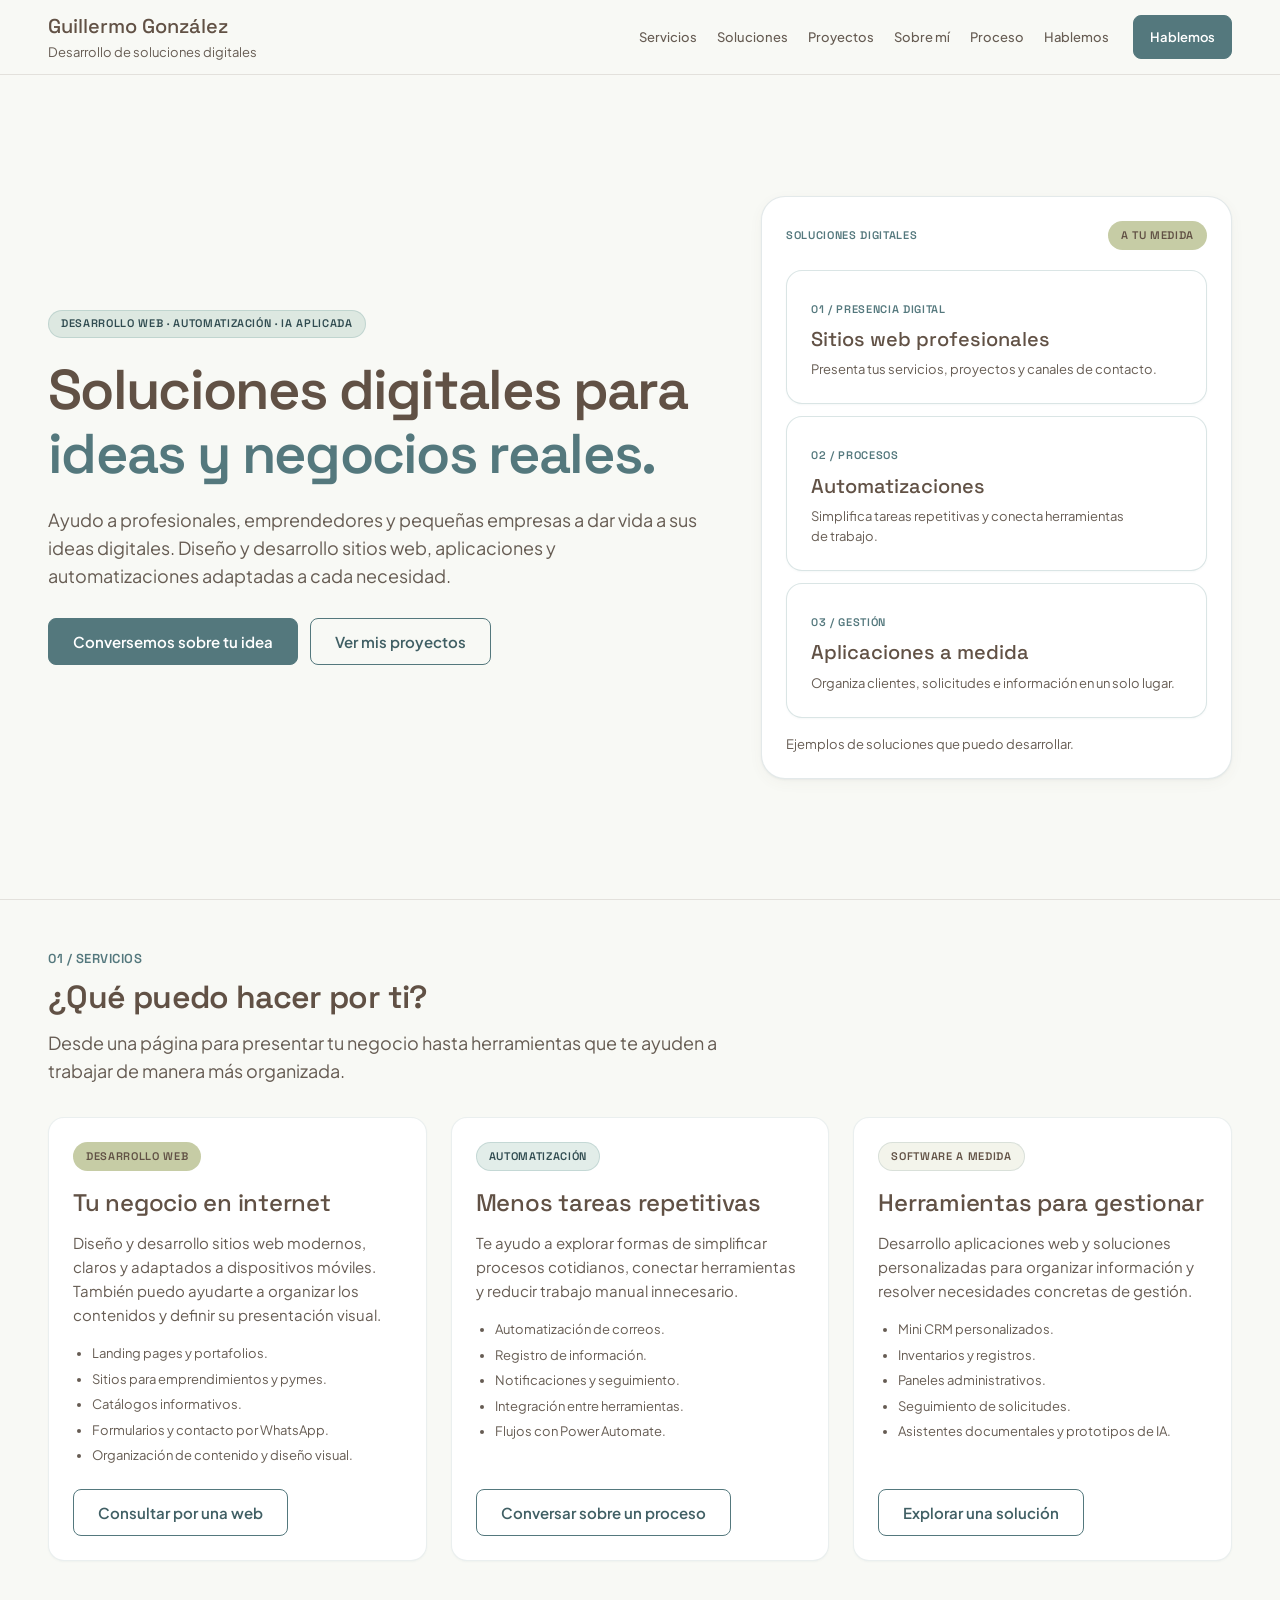
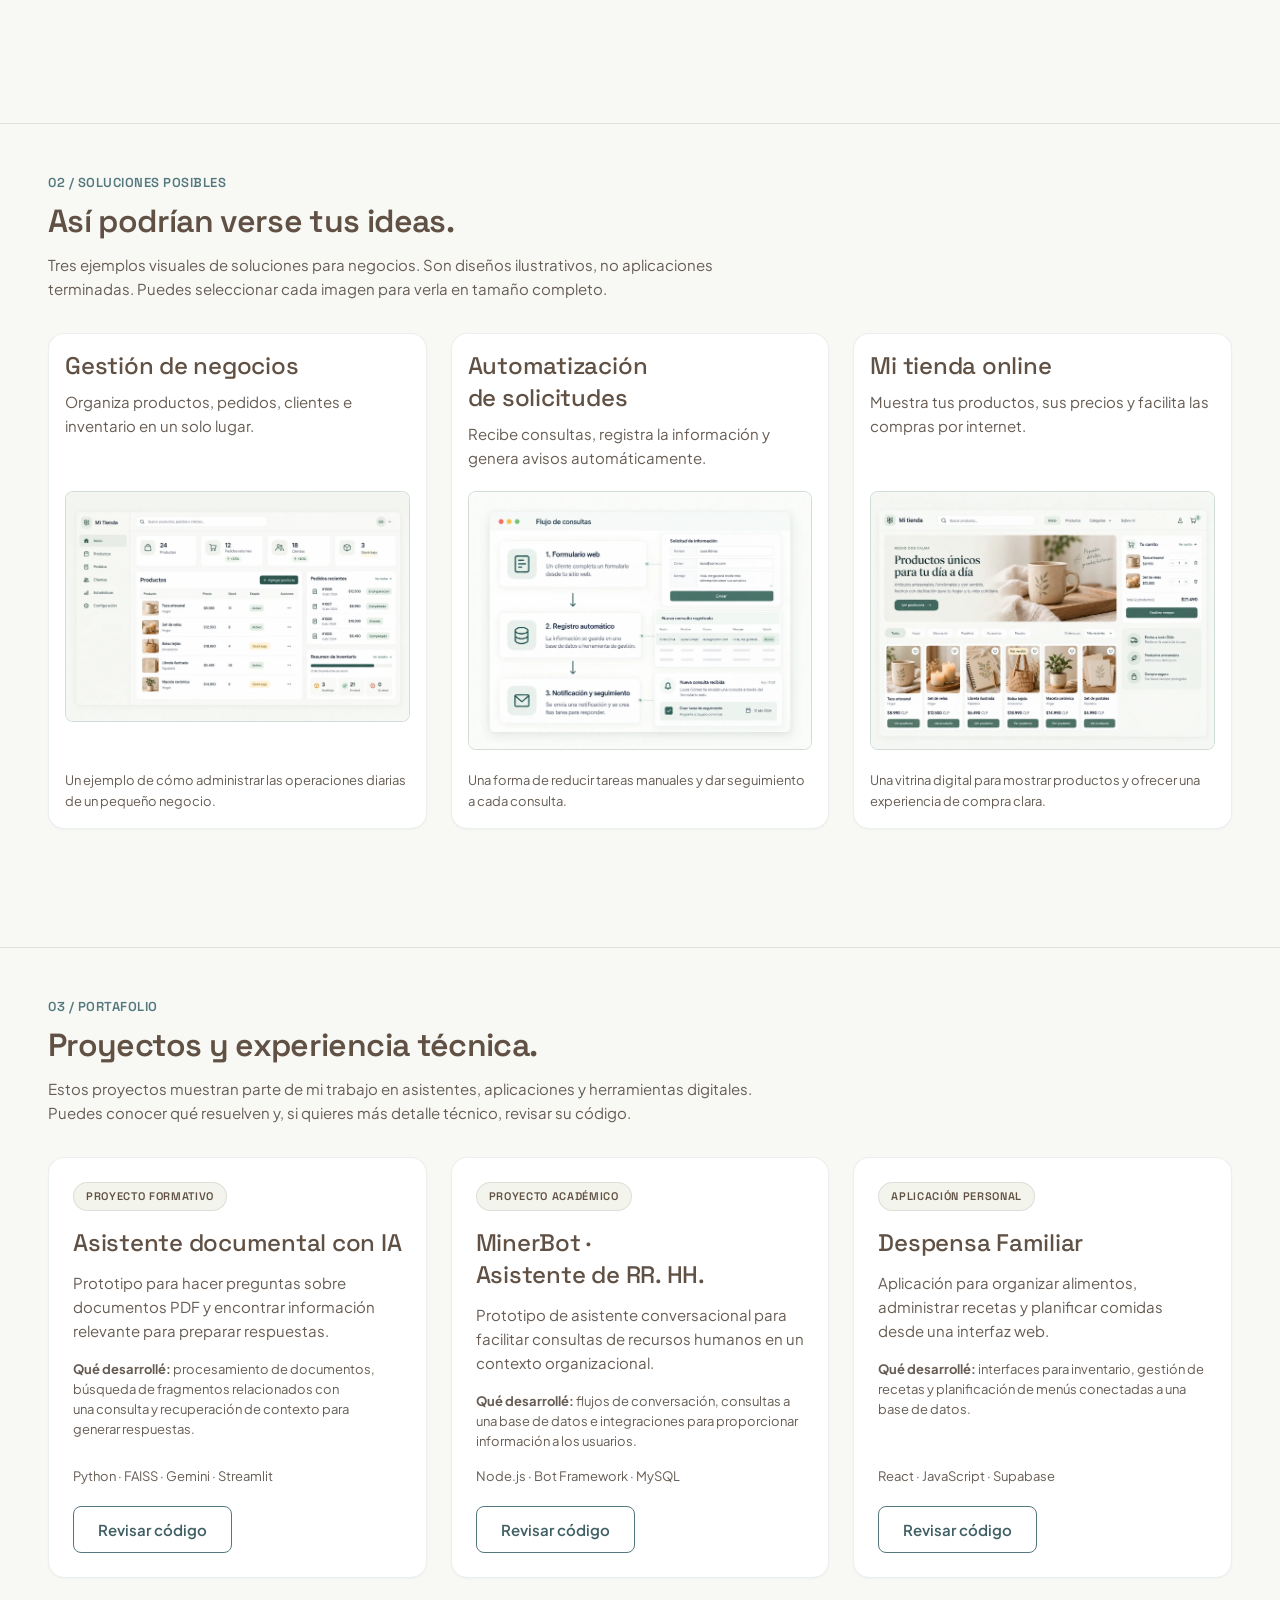
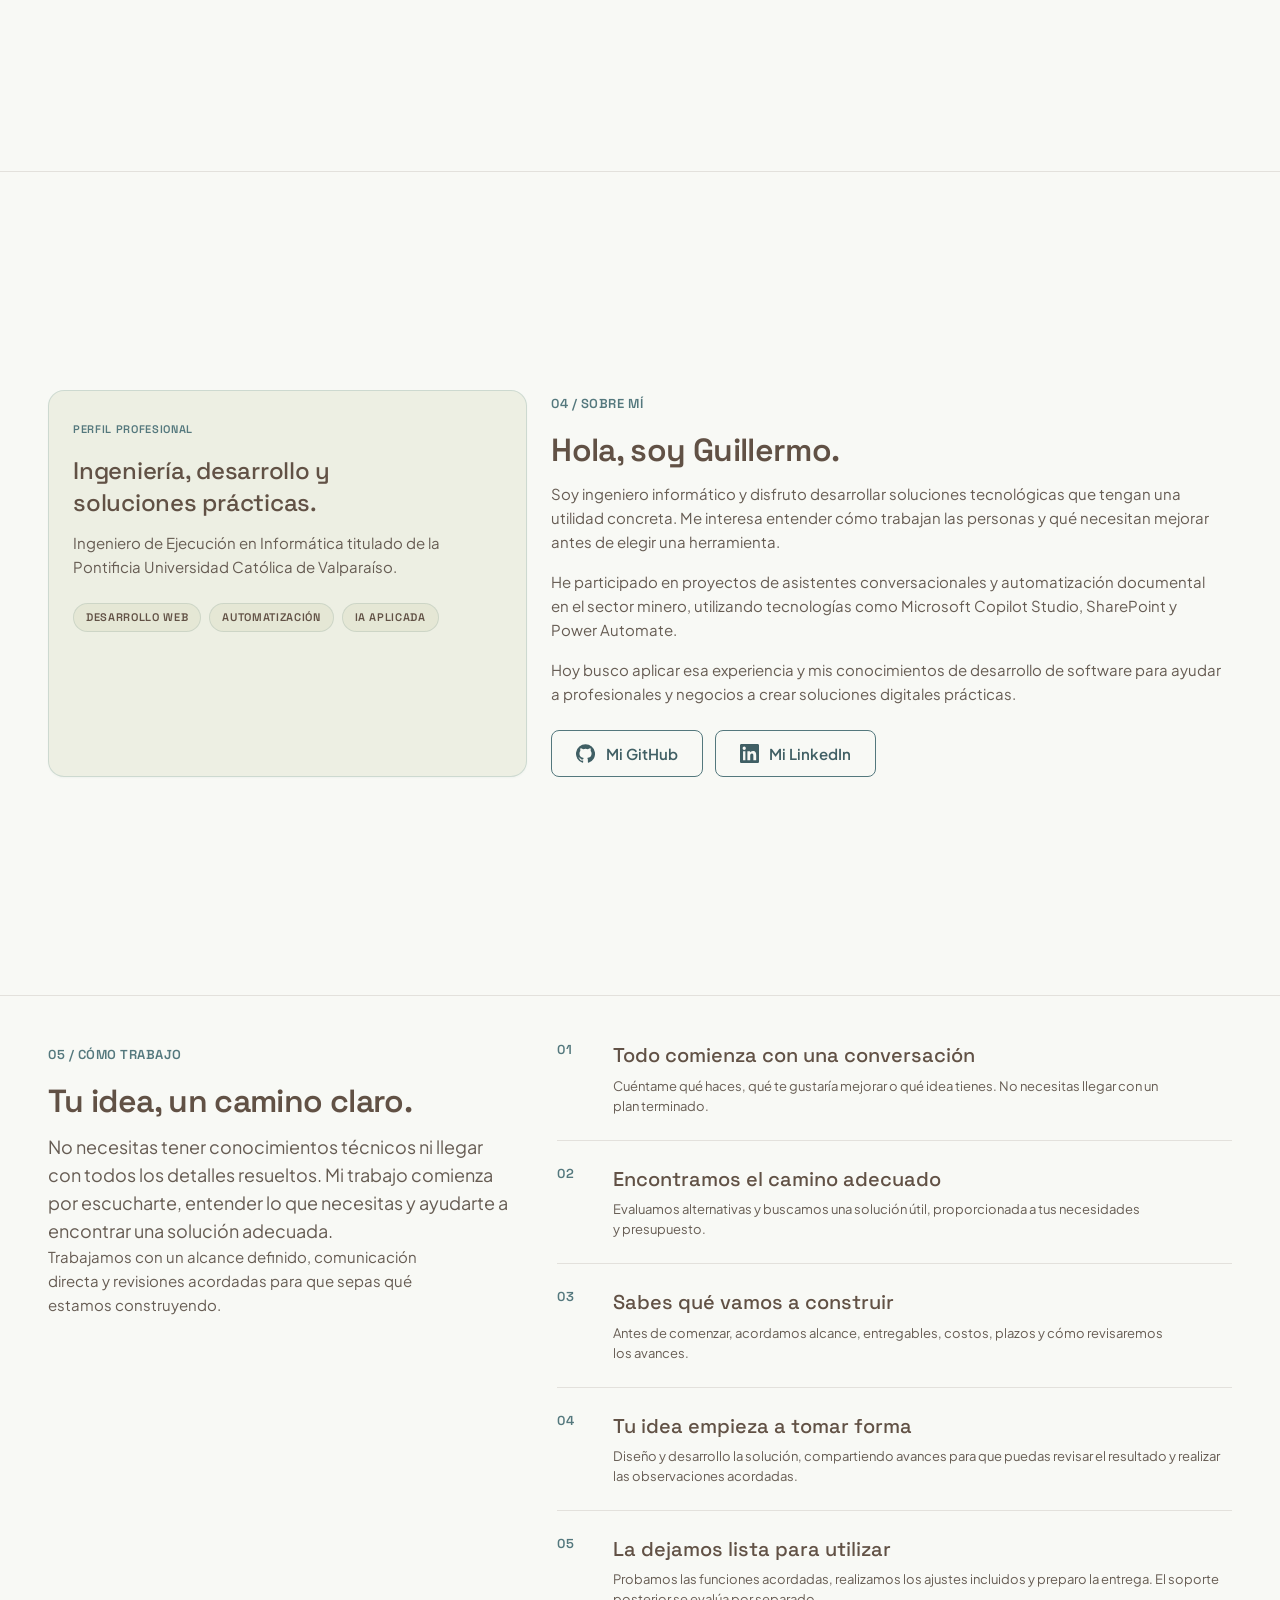
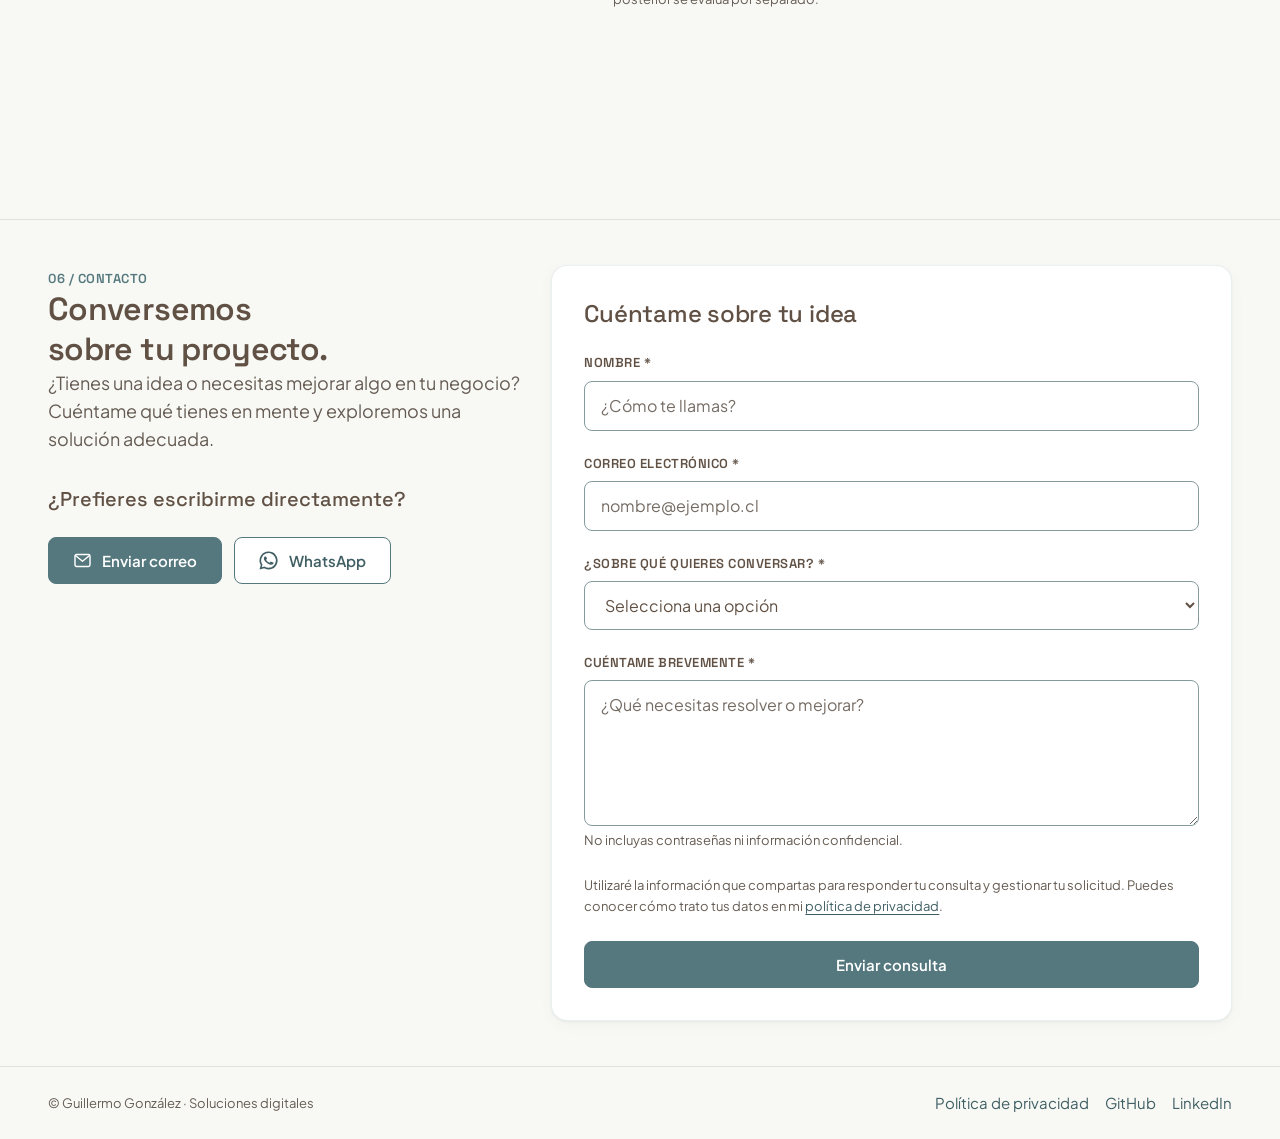
<file: index.html>
<!DOCTYPE html>
<html lang="es-CL">
<head>
  <meta charset="UTF-8">
  <meta name="viewport" content="width=device-width, initial-scale=1">
  <title>Guillermo González | Soluciones digitales</title>
  <meta name="description" content="Diseño y desarrollo sitios web, aplicaciones y automatizaciones para profesionales, emprendedores y pymes en Chile.">
  <meta name="author" content="Guillermo González">
  <meta name="robots" content="index, follow">
  <meta name="theme-color" content="#F8F9F5">

  <meta property="og:type" content="website">
  <meta property="og:locale" content="es_CL">
  <meta property="og:title" content="Guillermo González | Soluciones digitales">
  <meta property="og:description" content="Sitios web, aplicaciones y automatizaciones para ideas y negocios reales.">

  <link rel="preconnect" href="https://fonts.googleapis.com">
  <link rel="preconnect" href="https://fonts.gstatic.com" crossorigin>
  <link href="https://fonts.googleapis.com/css2?family=Plus+Jakarta+Sans:wght@400;500;600;700&family=Space+Grotesk:wght@500;600;700&display=swap" rel="stylesheet">

  <link rel="stylesheet" href="./css/tokens.css">
  <link rel="stylesheet" href="./css/base.css">
  <link rel="stylesheet" href="./css/components.css">
  <link rel="stylesheet" href="./css/sections.css">
</head>

<body>
  <a class="sr-only" href="#contenido">Saltar al contenido principal</a>

  <!-- NAVEGACIÓN -->
  <header class="site-header">
    <div class="container header-inner">
      <a class="brand-logo" href="#inicio" aria-label="Guillermo González, ir al inicio">
        <span>
          <strong class="headline-sm">Guillermo González</strong>
          <span class="body-sm">Desarrollo de soluciones digitales</span>
        </span>
      </a>

      <button class="menu-toggle" type="button" aria-label="Abrir menú" aria-controls="main-navigation" aria-expanded="false">
        <svg class="menu-icon" viewBox="0 0 24 24" width="24" height="24" fill="none" stroke="currentColor" stroke-width="2" stroke-linecap="round" aria-hidden="true">
          <path d="M4 7h16M4 12h16M4 17h16"/>
        </svg>
      </button>

      <nav id="main-navigation" class="nav-links" aria-label="Navegación principal">
        <a href="#servicios">Servicios</a>
        <a href="#sistemas">Soluciones</a>
        <a href="#proyectos">Proyectos</a>
        <a href="#sobre-mi">Sobre mí</a>
        <a href="#proceso">Proceso</a>
        <a class="nav-contact-link" href="#contacto">Hablemos</a>
      </nav>

      <a class="btn btn-primary" href="#contacto">Hablemos</a>
    </div>
  </header>

  <main id="contenido">

    <!-- 01. PORTADA -->
    <section id="inicio" class="hero-section" aria-labelledby="hero-title">
      <div class="container grid-layout">
        <div class="lg-span-7">
          <span class="badge badge-active">
            Desarrollo web · Automatización · IA aplicada
          </span>
          <h1 id="hero-title" class="display-lg hero-title">
            Soluciones digitales para
            <span class="text-accent">ideas y negocios reales.</span>
          </h1>
          <p class="body-lg">
            Ayudo a profesionales,
            emprendedores y pequeñas empresas a dar vida a sus ideas digitales.
            Diseño y desarrollo sitios web, aplicaciones y automatizaciones
            adaptadas a cada necesidad.
          </p>

          <div class="hero-actions">
            <a class="btn btn-primary" href="#contacto">
              Conversemos sobre tu idea
            </a>
            <a class="btn btn-secondary" href="#proyectos">
              Ver mis proyectos
            </a>
          </div>
        </div>

        <div class="lg-span-5">
          <div class="hero-mockup">
            <div class="hero-mockup-header">
              <span class="label-sm text-accent">Soluciones digitales</span>
              <span class="badge badge-lichen">A tu medida</span>
            </div>

            <div class="node-card hero-node">
              <div class="node-card-body">
                <span class="label-sm text-accent">01 / Presencia digital</span>
                <h2 class="headline-sm">Sitios web profesionales</h2>
                <p class="body-sm">
                  Presenta tus servicios, proyectos y canales de contacto.
                </p>
              </div>
            </div>

            <div class="node-card hero-node">
              <div class="node-card-body">
                <span class="label-sm text-accent">02 / Procesos</span>
                <h2 class="headline-sm">Automatizaciones</h2>
                <p class="body-sm">
                  Simplifica tareas repetitivas y conecta herramientas de trabajo.
                </p>
              </div>
            </div>

            <div class="node-card hero-node">
              <div class="node-card-body">
                <span class="label-sm text-accent">03 / Gestión</span>
                <h2 class="headline-sm">Aplicaciones a medida</h2>
                <p class="body-sm">
                  Organiza clientes, solicitudes e información en un solo lugar.
                </p>
              </div>
            </div>

            <p class="body-sm hero-mockup-note">
              Ejemplos de soluciones que puedo desarrollar.
            </p>
          </div>
        </div>
      </div>
    </section>

    <!-- 02. SERVICIOS -->
    <section id="servicios" class="section-spacer" aria-labelledby="servicios-title">
      <div class="container">
        <header class="section-intro">
          <span class="label-md text-accent">01 / Servicios</span>
          <h2 id="servicios-title" class="headline-lg">
            ¿Qué puedo hacer por ti?
          </h2>
          <p class="body-lg">
            Desde una página para presentar tu negocio hasta herramientas
            que te ayuden a trabajar de manera más organizada.
          </p>
        </header>

        <div class="grid-layout">
          <article class="card lg-span-4">
            <span class="badge badge-lichen">Desarrollo web</span>
            <h3 class="headline-md card-title">Tu negocio en internet</h3>
            <p class="body-md">
              Diseño y desarrollo sitios web modernos, claros y adaptados
              a dispositivos móviles. También puedo ayudarte a organizar
              los contenidos y definir su presentación visual.
            </p>
            <ul class="body-sm">
              <li>Landing pages y portafolios.</li>
              <li>Sitios para emprendimientos y pymes.</li>
              <li>Catálogos informativos.</li>
              <li>Formularios y contacto por WhatsApp.</li>
              <li>Organización de contenido y diseño visual.</li>
            </ul>
            <a class="btn btn-secondary card-action" href="#contacto">
              Consultar por una web
            </a>
          </article>

          <article class="card lg-span-4">
            <span class="badge badge-active">Automatización</span>
            <h3 class="headline-md card-title">Menos tareas repetitivas</h3>
            <p class="body-md">
              Te ayudo a explorar formas de simplificar procesos cotidianos,
              conectar herramientas y reducir trabajo manual innecesario.
            </p>
            <ul class="body-sm">
              <li>Automatización de correos.</li>
              <li>Registro de información.</li>
              <li>Notificaciones y seguimiento.</li>
              <li>Integración entre herramientas.</li>
              <li>Flujos con Power Automate.</li>
            </ul>
            <a class="btn btn-secondary card-action" href="#contacto">
              Conversar sobre un proceso
            </a>
          </article>

          <article class="card lg-span-4">
            <span class="badge badge-neutral">Software a medida</span>
            <h3 class="headline-md card-title">Herramientas para gestionar</h3>
            <p class="body-md">
              Desarrollo aplicaciones web y soluciones personalizadas
              para organizar información y resolver necesidades concretas
              de gestión.
            </p>
            <ul class="body-sm">
              <li>Mini CRM personalizados.</li>
              <li>Inventarios y registros.</li>
              <li>Paneles administrativos.</li>
              <li>Seguimiento de solicitudes.</li>
              <li>Asistentes documentales y prototipos de IA.</li>
            </ul>
            <a class="btn btn-secondary card-action" href="#contacto">
              Explorar una solución
            </a>
          </article>
        </div>
      </div>
    </section>

    <!-- 03. SOLUCIONES VISUALES -->
    <section id="sistemas" class="section-spacer" aria-labelledby="sistemas-title">
      <div class="container">
        <header class="section-intro">
          <span class="label-md text-accent">02 / Soluciones posibles</span>
          <h2 id="sistemas-title" class="headline-lg">
            Así podrían verse tus ideas.
          </h2>
          <p class="body-md">
            Tres ejemplos visuales de soluciones para negocios.
            Son diseños ilustrativos, no aplicaciones terminadas.
            Puedes seleccionar cada imagen para verla en tamaño completo.
          </p>
        </header>

        <div class="grid-layout">
          <article class="card lg-span-4 mockup-card">
            <div class="solution-content">
              <h3 class="headline-md card-title">Gestión de negocios</h3>
              <p class="body-md">
                Organiza productos, pedidos, clientes e inventario
                en un solo lugar.
              </p>
            </div>
            <figure class="solution-preview">
              <a class="solution-preview-link"
                 href="./assets/images/gestion-tienda.webp"
                 target="_blank" rel="noopener noreferrer"
                 aria-label="Ampliar imagen del panel de gestión">
                <img class="solution-preview-image"
                     src="./assets/images/gestion-tienda.webp"
                     alt="Panel ilustrativo con productos, pedidos, clientes e inventario."
                     width="1536" height="1024" loading="lazy" decoding="async">
              </a>
            </figure>
            <p class="body-sm solution-caption">
              Un ejemplo de cómo administrar las operaciones
              diarias de un pequeño negocio.
            </p>
          </article>

          <article class="card lg-span-4 mockup-card">
            <div class="solution-content">
              <h3 class="headline-md card-title">
                Automatización de solicitudes
              </h3>
              <p class="body-md">
                Recibe consultas, registra la información
                y genera avisos automáticamente.
              </p>
            </div>
            <figure class="solution-preview">
              <a class="solution-preview-link"
                 href="./assets/images/automatizacion.webp"
                 target="_blank" rel="noopener noreferrer"
                 aria-label="Ampliar imagen del flujo de automatización">
                <img class="solution-preview-image"
                     src="./assets/images/automatizacion.webp"
                     alt="Flujo ilustrativo de formulario, registro y notificación."
                     width="1448" height="1086" loading="lazy" decoding="async">
              </a>
            </figure>
            <p class="body-sm solution-caption">
              Una forma de reducir tareas manuales
              y dar seguimiento a cada consulta.
            </p>
          </article>

          <article class="card lg-span-4 mockup-card">
            <div class="solution-content">
              <h3 class="headline-md card-title">Mi tienda online</h3>
              <p class="body-md">
                Muestra tus productos, sus precios
                y facilita las compras por internet.
              </p>
            </div>
            <figure class="solution-preview">
              <a class="solution-preview-link"
                 href="./assets/images/ecommerce.webp"
                 target="_blank" rel="noopener noreferrer"
                 aria-label="Ampliar imagen de la tienda online">
                <img class="solution-preview-image"
                     src="./assets/images/ecommerce.webp"
                     alt="Tienda ilustrativa con catálogo y carrito de compras."
                     width="1448" height="1086" loading="lazy" decoding="async">
              </a>
            </figure>
            <p class="body-sm solution-caption">
              Una vitrina digital para mostrar productos
              y ofrecer una experiencia de compra clara.
            </p>
          </article>
        </div>
      </div>
    </section>

    <!-- 04. PROYECTOS -->
    <section id="proyectos" class="section-spacer" aria-labelledby="proyectos-title">
      <div class="container">
        <header class="section-intro">
          <span class="label-md text-accent">03 / Portafolio</span>
          <h2 id="proyectos-title" class="headline-lg">
            Proyectos y experiencia técnica.
          </h2>
          <p class="body-md">
            Estos proyectos muestran parte de mi trabajo en asistentes,
            aplicaciones y herramientas digitales. Puedes conocer qué resuelven
            y, si quieres más detalle técnico, revisar su código.
          </p>
        </header>

        <div class="grid-layout">
          <article class="card lg-span-4">
            <span class="badge badge-neutral">Proyecto formativo</span>
            <h3 class="headline-md card-title">Asistente documental con IA</h3>
            <p class="body-md project-summary">
              Prototipo para hacer preguntas sobre documentos PDF
              y encontrar información relevante para preparar respuestas.
            </p>
            <p class="body-sm card-detail">
              <strong>Qué desarrollé:</strong> procesamiento de documentos,
              búsqueda de fragmentos relacionados con una consulta
              y recuperación de contexto para generar respuestas.
            </p>
            <p class="project-tech">Python · FAISS · Gemini · Streamlit</p>
            <a class="btn btn-secondary card-action"
               href="https://github.com/GuilleGsDev/agente-ia-rag-alura"
               target="_blank" rel="noopener noreferrer">Revisar código</a>
          </article>

          <article class="card lg-span-4">
            <span class="badge badge-neutral">Proyecto académico</span>
            <h3 class="headline-md card-title">MinerBot · Asistente de RR. HH.</h3>
            <p class="body-md project-summary">
              Prototipo de asistente conversacional para facilitar
              consultas de recursos humanos en un contexto organizacional.
            </p>
            <p class="body-sm card-detail">
              <strong>Qué desarrollé:</strong> flujos de conversación,
              consultas a una base de datos e integraciones
              para proporcionar información a los usuarios.
            </p>
            <p class="project-tech">Node.js · Bot Framework · MySQL</p>
            <a class="btn btn-secondary card-action"
               href="https://github.com/GuilleGsDev/MinerBot"
               target="_blank" rel="noopener noreferrer">Revisar código</a>
          </article>

          <article class="card lg-span-4">
            <span class="badge badge-neutral">Aplicación personal</span>
            <h3 class="headline-md card-title">Despensa Familiar</h3>
            <p class="body-md project-summary">
              Aplicación para organizar alimentos, administrar recetas
              y planificar comidas desde una interfaz web.
            </p>
            <p class="body-sm card-detail">
              <strong>Qué desarrollé:</strong> interfaces para inventario,
              gestión de recetas y planificación de menús
              conectadas a una base de datos.
            </p>
            <p class="project-tech">React · JavaScript · Supabase</p>
            <a class="btn btn-secondary card-action"
               href="https://github.com/GuilleGsDev/app-despensa-familiar"
               target="_blank" rel="noopener noreferrer">Revisar código</a>
          </article>
        </div>
      </div>
    </section>

    <!-- 05. SOBRE MÍ -->
    <section id="sobre-mi" class="section-spacer" aria-labelledby="sobre-title">
      <div class="container grid-layout">
        <div class="lg-span-5">
          <div class="card card-soft">
            <span class="label-sm text-accent">Perfil profesional</span>
            <h3 class="headline-md card-title">
              Ingeniería, desarrollo y soluciones prácticas.
            </h3>
            <p class="body-md">
              Ingeniero de Ejecución en Informática titulado de la
              Pontificia Universidad Católica de Valparaíso.
            </p>
            <div class="profile-tags">
              <span class="badge badge-neutral">Desarrollo web</span>
              <span class="badge badge-neutral">Automatización</span>
              <span class="badge badge-neutral">IA aplicada</span>
            </div>
          </div>
        </div>

        <div class="lg-span-7">
          <span class="label-md text-accent">04 / Sobre mí</span>
          <h2 id="sobre-title" class="headline-lg card-title">Hola, soy Guillermo.</h2>
          <p class="body-md profile-paragraph">
            Soy ingeniero informático y disfruto desarrollar soluciones
            tecnológicas que tengan una utilidad concreta. Me interesa
            entender cómo trabajan las personas y qué necesitan mejorar
            antes de elegir una herramienta.
          </p>
          <p class="body-md profile-paragraph">
            He participado en proyectos de asistentes conversacionales
            y automatización documental en el sector minero, utilizando
            tecnologías como Microsoft Copilot Studio, SharePoint y Power Automate.
          </p>
          <p class="body-md profile-paragraph">
            Hoy busco aplicar esa experiencia y mis conocimientos
            de desarrollo de software para ayudar a profesionales
            y negocios a crear soluciones digitales prácticas.
          </p>

          <div class="profile-actions">
            <a class="btn btn-secondary icon-button"
               href="https://github.com/GuilleGsDev"
               target="_blank" rel="noopener noreferrer">
              <svg viewBox="0 0 24 24" fill="currentColor"
                   width="19" height="19" aria-hidden="true" focusable="false">
                <path d="M12 .297a12 12 0 0 0-3.793 23.386c.6.112.82-.26.82-.577v-2.234c-3.338.726-4.043-1.416-4.043-1.416-.546-1.387-1.333-1.756-1.333-1.756-1.09-.745.083-.73.083-.73 1.205.085 1.839 1.237 1.839 1.237 1.07 1.835 2.807 1.305 3.492.998.108-.775.418-1.305.762-1.605-2.665-.304-5.467-1.333-5.467-5.931 0-1.311.469-2.381 1.236-3.221-.124-.303-.536-1.524.117-3.176 0 0 1.008-.323 3.301 1.23a11.52 11.52 0 0 1 6.007 0c2.291-1.553 3.297-1.23 3.297-1.23.655 1.652.243 2.873.12 3.176.77.84 1.235 1.91 1.235 3.221 0 4.61-2.807 5.624-5.479 5.921.43.372.823 1.102.823 2.222v3.293c0 .32.216.694.825.576A12.001 12.001 0 0 0 12 .297Z"/>
              </svg>
              Mi GitHub
            </a>

            <a class="btn btn-secondary icon-button"
               href="https://www.linkedin.com/in/guillermo-gonzalez-s/"
               target="_blank" rel="noopener noreferrer">
              <svg viewBox="0 0 24 24" fill="currentColor"
                   width="19" height="19" aria-hidden="true" focusable="false">
                <path d="M20.447 20.452h-3.554v-5.569c0-1.328-.027-3.037-1.852-3.037-1.853 0-2.136 1.445-2.136 2.939v5.667H9.35V9h3.414v1.561h.049c.476-.9 1.637-1.85 3.37-1.85 3.601 0 4.267 2.371 4.267 5.455v6.286ZM5.337 7.433a2.062 2.062 0 1 1 0-4.124 2.062 2.062 0 0 1 0 4.124ZM6.82 20.452H3.852V9H6.82v11.452ZM22.225 0H1.771C.792 0 0 .774 0 1.729v20.542C0 23.227.792 24 1.771 24h20.451C23.2 24 24 23.227 24 22.271V1.729C24 .774 23.2 0 22.225 0Z"/>
              </svg>
              Mi LinkedIn
            </a>
          </div>
        </div>
      </div>
    </section>

    <!-- 06. CÓMO TRABAJO -->
    <section id="proceso" class="section-spacer" aria-labelledby="proceso-title">
      <div class="container grid-layout">
        <div class="lg-span-5">
          <span class="label-md text-accent">05 / Cómo trabajo</span>
          <h2 id="proceso-title" class="headline-lg card-title">Tu idea, un camino claro.</h2>
          <p class="body-lg">
            No necesitas tener conocimientos técnicos ni llegar con todos
            los detalles resueltos. Mi trabajo comienza por escucharte,
            entender lo que necesitas y ayudarte a encontrar una solución adecuada.
          </p>
          <p class="body-md profile-paragraph">
            Trabajamos con un alcance definido, comunicación directa
            y revisiones acordadas para que sepas qué estamos construyendo.
          </p>
        </div>

        <div class="lg-span-7">
          <ol class="process-list">
            <li class="process-step">
              <span class="label-md text-accent">01</span>
              <div>
                <h3 class="headline-sm">Todo comienza con una conversación</h3>
                <p class="body-sm">
                  Cuéntame qué haces, qué te gustaría mejorar o qué idea tienes.
                  No necesitas llegar con un plan terminado.
                </p>
              </div>
            </li>
            <li class="process-step">
              <span class="label-md text-accent">02</span>
              <div>
                <h3 class="headline-sm">Encontramos el camino adecuado</h3>
                <p class="body-sm">
                  Evaluamos alternativas y buscamos una solución útil,
                  proporcionada a tus necesidades y presupuesto.
                </p>
              </div>
            </li>
            <li class="process-step">
              <span class="label-md text-accent">03</span>
              <div>
                <h3 class="headline-sm">Sabes qué vamos a construir</h3>
                <p class="body-sm">
                  Antes de comenzar, acordamos alcance, entregables,
                  costos, plazos y cómo revisaremos los avances.
                </p>
              </div>
            </li>
            <li class="process-step">
              <span class="label-md text-accent">04</span>
              <div>
                <h3 class="headline-sm">Tu idea empieza a tomar forma</h3>
                <p class="body-sm">
                  Diseño y desarrollo la solución, compartiendo avances
                  para que puedas revisar el resultado y realizar
                  las observaciones acordadas.
                </p>
              </div>
            </li>
            <li class="process-step">
              <span class="label-md text-accent">05</span>
              <div>
                <h3 class="headline-sm">La dejamos lista para utilizar</h3>
                <p class="body-sm">
                  Probamos las funciones acordadas, realizamos los ajustes
                  incluidos y preparo la entrega. El soporte posterior
                  se evalúa por separado.
                </p>
              </div>
            </li>
          </ol>
        </div>
      </div>
    </section>

    <!-- 07. CONTACTO -->
    <section id="contacto" class="contact-section" aria-labelledby="contacto-title">
      <div class="container grid-layout">
        <div class="lg-span-5">
          <span class="label-md">06 / Contacto</span>
          <h2 id="contacto-title" class="headline-lg">
            Conversemos sobre tu proyecto.
          </h2>
          <p class="body-lg">
            ¿Tienes una idea o necesitas mejorar algo en tu negocio?
            Cuéntame qué tienes en mente y exploremos una solución adecuada.
          </p>

          <div class="contact-direct">
            <h3 class="headline-sm">¿Prefieres escribirme directamente?</h3>
            <div class="contact-actions">
              <a class="btn btn-primary icon-button"
                 href="mailto:guillermo.95.gs@gmail.com?subject=Consulta%20desde%20tu%20sitio%20web">
                <svg viewBox="0 0 24 24" fill="none" stroke="currentColor"
                     stroke-width="1.8" stroke-linecap="round"
                     stroke-linejoin="round" width="19" height="19"
                     aria-hidden="true" focusable="false">
                  <rect x="2.5" y="4.5" width="19" height="15" rx="2"/>
                  <path d="m3.5 6 8.5 7 8.5-7"/>
                </svg>
                Enviar correo
              </a>

              <a class="btn btn-secondary icon-button"
                 href="https://wa.me/56942953900?text=Hola%20Guillermo%2C%20vi%20tu%20sitio%20web%20y%20me%20gustar%C3%ADa%20conversar%20sobre%20un%20proyecto."
                 target="_blank" rel="noopener noreferrer">
                <svg viewBox="0 0 32 32" fill="currentColor"
                     width="19" height="19" aria-hidden="true" focusable="false">
                  <path d="M16 .8A15.1 15.1 0 0 0 3 23.6L.8 31.2l7.8-2A15.2 15.2 0 1 0 16 .8Zm0 27.5a12.3 12.3 0 0 1-6.3-1.7l-.5-.3-4.6 1.2 1.2-4.5-.3-.5A12.4 12.4 0 1 1 16 28.3Zm6.8-9.2c-.4-.2-2.2-1.1-2.6-1.2-.3-.1-.6-.2-.8.2-.3.4-1 1.2-1.2 1.4-.2.3-.5.3-.9.1-.4-.2-1.6-.6-3-1.9-1.1-1-1.9-2.2-2.1-2.6-.2-.4 0-.6.2-.8l.6-.7.4-.6c.1-.2 0-.5-.1-.7L12 9.7c-.3-.6-.6-.5-.8-.5h-.7c-.3 0-.7.1-1 .5-.4.4-1.3 1.3-1.3 3.1 0 1.8 1.3 3.5 1.5 3.8.2.2 2.6 4 6.3 5.4 1.5.6 2.7.9 3.6 1 .8.1 1.5.1 2.1-.1.7-.2 2.2-.9 2.5-1.8.3-.9.3-1.6.2-1.8-.1-.2-.3-.3-.7-.5Z"/>
                </svg>
                WhatsApp
              </a>
            </div>
          </div>
        </div>

        <div class="lg-span-7">
          <!-- Netlify detecta este formulario durante el despliegue. -->
          <form
            id="contact-form"
            class="card"
            name="contacto"
            method="POST"
            action="/"
            data-netlify="true"
            netlify-honeypot="website">

            <input type="hidden" name="form-name" value="contacto">

            <h3 class="headline-md contact-form-title">
              Cuéntame sobre tu idea
            </h3>

            <div class="form-group">
              <label class="form-label" for="contact-name">Nombre *</label>
              <input class="form-input"
                     id="contact-name"
                     name="nombre"
                     type="text"
                     autocomplete="name"
                     minlength="2"
                     maxlength="100"
                     placeholder="¿Cómo te llamas?"
                     required>
            </div>

            <div class="form-group">
              <label class="form-label" for="contact-email">
                Correo electrónico *
              </label>
              <input class="form-input"
                     id="contact-email"
                     name="email"
                     type="email"
                     autocomplete="email"
                     maxlength="254"
                     placeholder="nombre@ejemplo.cl"
                     required>
            </div>

            <div class="form-group">
              <label class="form-label" for="contact-service">
                ¿Sobre qué quieres conversar? *
              </label>
              <select class="form-select"
                      id="contact-service"
                      name="servicio"
                      required>
                <option value="" selected disabled>Selecciona una opción</option>
                <option value="web">Sitio web o landing page</option>
                <option value="automation">Automatización de procesos</option>
                <option value="application">Aplicación o sistema a medida</option>
                <option value="ai">Asistente de IA</option>
                <option value="other">Otra consulta</option>
              </select>
            </div>

            <div class="form-group">
              <label class="form-label" for="contact-message">
                Cuéntame brevemente *
              </label>
              <textarea class="form-textarea"
                        id="contact-message"
                        name="mensaje"
                        rows="5"
                        minlength="10"
                        maxlength="2000"
                        placeholder="¿Qué necesitas resolver o mejorar?"
                        required></textarea>
              <p class="form-help">
                No incluyas contraseñas ni información confidencial.
              </p>
            </div>

            <!-- Campo antispam oculto por CSS accesible.
                 Los bots pueden intentar completarlo. -->
            <div class="sr-only" aria-hidden="true">
              <label for="contact-website">No completar este campo</label>
              <input
                id="contact-website"
                type="text"
                name="website"
                tabindex="-1"
                autocomplete="off">
            </div>

            <p class="form-privacy">
              Utilizaré la información que compartas para responder
              tu consulta y gestionar tu solicitud. Puedes conocer
              cómo trato tus datos en mi
              <a href="./privacidad.html">política de privacidad</a>.
            </p>

            <div id="contact-status"
                 class="form-status"
                 role="status"
                 aria-live="polite"
                 aria-atomic="true"
                 tabindex="-1"
                 hidden></div>

            <button
              id="contact-submit"
              class="btn btn-primary btn-block contact-submit"
              type="submit">
              Enviar consulta
            </button>
          </form>
        </div>
      </div>
    </section>
  </main>

  <!-- PIE DE PÁGINA -->
  <footer class="site-footer">
    <div class="container footer-inner">
      <p class="body-sm">© Guillermo González · Soluciones digitales</p>
      <nav class="footer-links" aria-label="Enlaces del pie de página">
        <a href="./privacidad.html">Política de privacidad</a>
        <a href="https://github.com/GuilleGsDev"
           target="_blank" rel="noopener noreferrer">GitHub</a>
        <a href="https://www.linkedin.com/in/guillermo-gonzalez-s/"
           target="_blank" rel="noopener noreferrer">LinkedIn</a>
      </nav>
    </div>
  </footer>

  <!-- Envío mediante Netlify Forms -->
  <script>
    (() => {
      "use strict";

      const form = document.getElementById("contact-form");
      const button = document.getElementById("contact-submit");
      const status = document.getElementById("contact-status");
      const originalText = button.textContent.trim();

      let sending = false;

      function showMessage(message, type) {
        status.className = "form-status";

        if (type) {
          status.classList.add(`form-status--${type}`);
        }

        status.textContent = message;
        status.hidden = false;
        status.focus();
      }

      form.addEventListener("submit", async (event) => {
        event.preventDefault();

        if (sending || !form.reportValidity()) return;

        // Defensa adicional en cliente. La validación principal
        // del spam corresponde a Netlify.
        const trap = form.elements.namedItem("website");

        if (trap && trap.value.trim()) {
          showMessage("No fue posible procesar la consulta.", "error");
          return;
        }

        sending = true;
        button.disabled = true;
        button.textContent = "Enviando consulta...";
        status.hidden = true;

        try {
          const controller = new AbortController();
          const timeout = setTimeout(() => controller.abort(), 15000);

          let response;

          try {
            const body = new URLSearchParams(new FormData(form));

            response = await fetch("/", {
              method: "POST",
              headers: {
                "Content-Type": "application/x-www-form-urlencoded"
              },
              body: body.toString(),
              credentials: "same-origin",
              cache: "no-store",
              signal: controller.signal
            });
          } finally {
            clearTimeout(timeout);
          }

          if (!response.ok) {
            throw new Error(`HTTP ${response.status}`);
          }

          form.reset();

          showMessage(
            "Tu consulta fue recibida. Gracias por escribirme.",
            "success"
          );

        } catch (error) {
          const message = error.name === "AbortError"
            ? "La solicitud tardó demasiado. Comprueba antes de reenviar para evitar duplicados."
            : "No pudimos confirmar el envío. Puedes volver a intentarlo o escribirme directamente.";

          showMessage(message, "error");

        } finally {
          sending = false;
          button.disabled = false;
          button.textContent = originalText;
        }
      });
    })();
  </script>
  <script>
    (() => {
      const toggle = document.querySelector(".menu-toggle");
      const menu = document.getElementById("main-navigation");
      if (!toggle || !menu) return;

      function closeMenu() {
        toggle.setAttribute("aria-expanded", "false");
        toggle.setAttribute("aria-label", "Abrir menú");
        menu.classList.remove("is-open");
      }

      toggle.addEventListener("click", () => {
        const opening = toggle.getAttribute("aria-expanded") !== "true";
        toggle.setAttribute("aria-expanded", String(opening));
        toggle.setAttribute("aria-label", opening ? "Cerrar menú" : "Abrir menú");
        menu.classList.toggle("is-open", opening);
      });

      menu.addEventListener("click", (event) => {
        if (event.target.closest("a")) closeMenu();
      });

      document.addEventListener("keydown", (event) => {
        if (event.key === "Escape" && toggle.getAttribute("aria-expanded") === "true") {
          closeMenu();
          toggle.focus();
        }
      });

      document.addEventListener("click", (event) => {
        if (!event.target.closest(".site-header")) closeMenu();
      });

      window.matchMedia("(min-width: 768px)").addEventListener("change", closeMenu);
    })();
  </script>
</body>
</html>
</file>
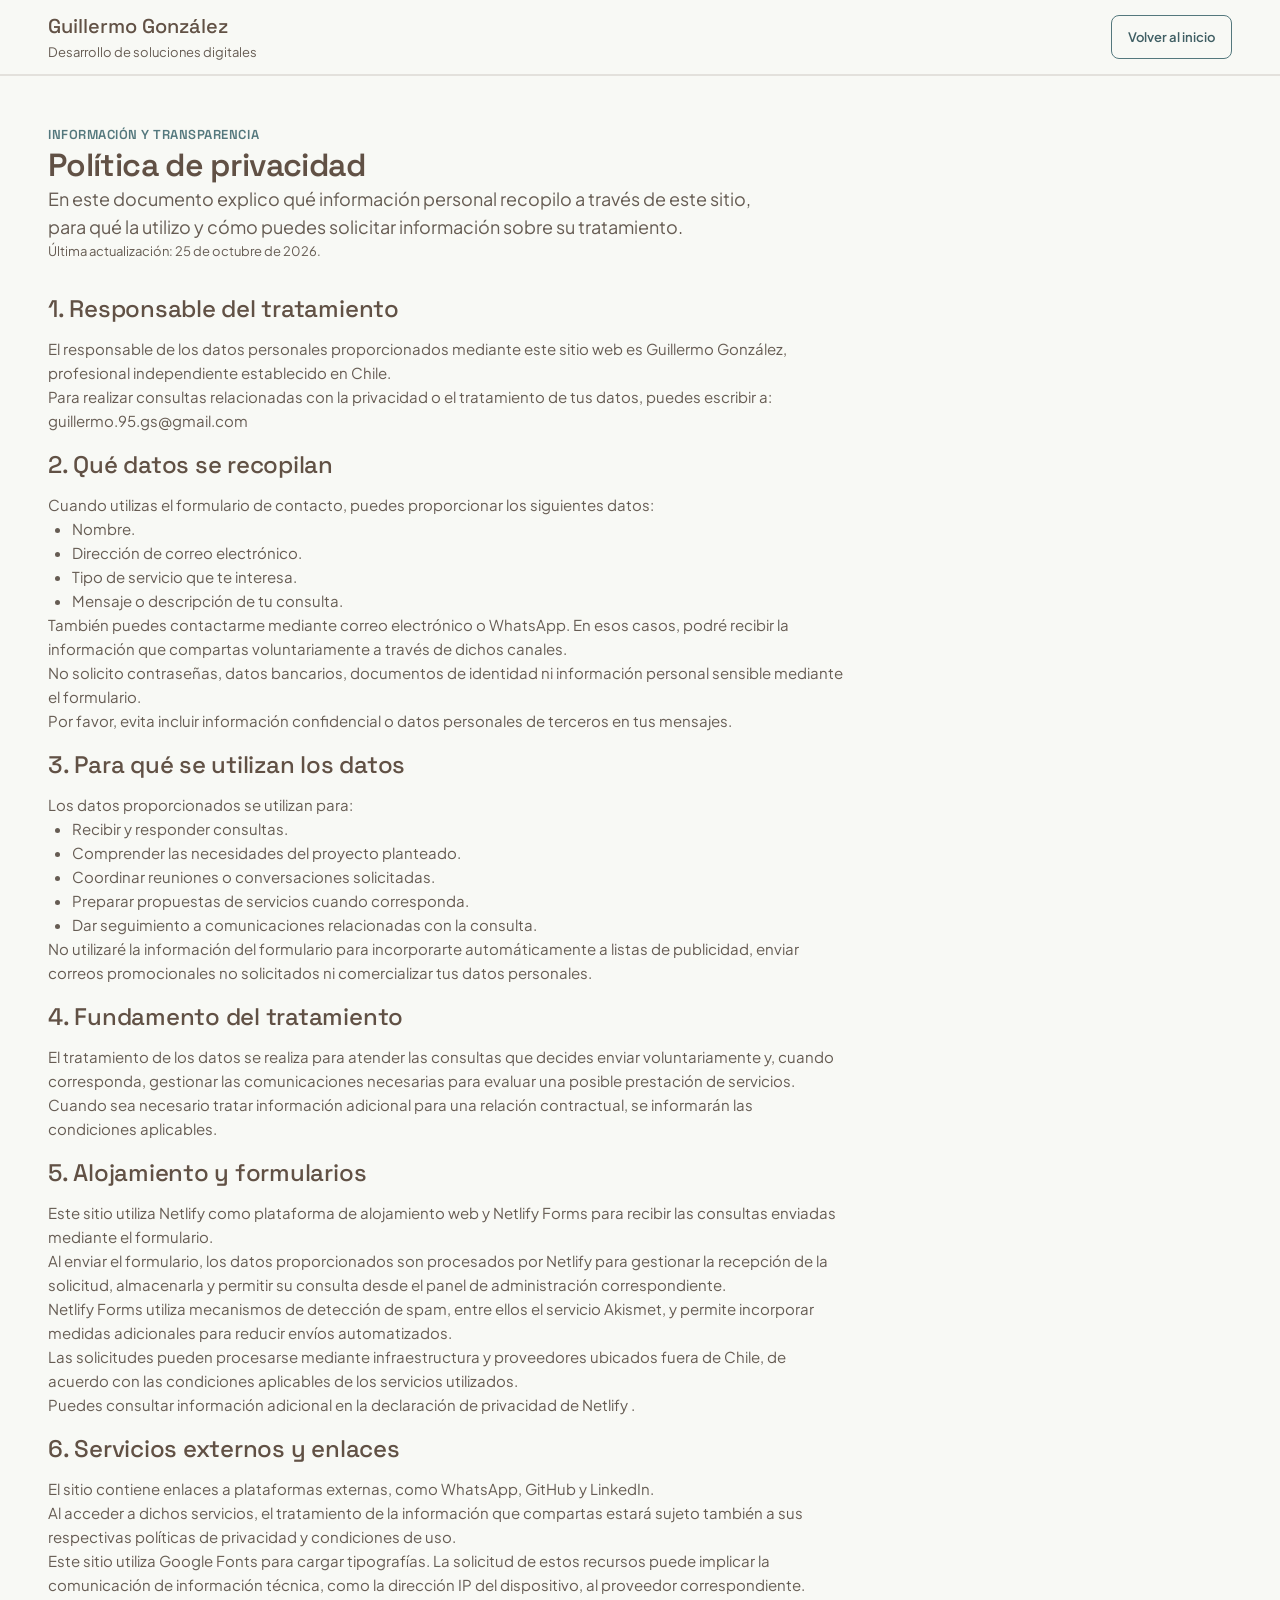
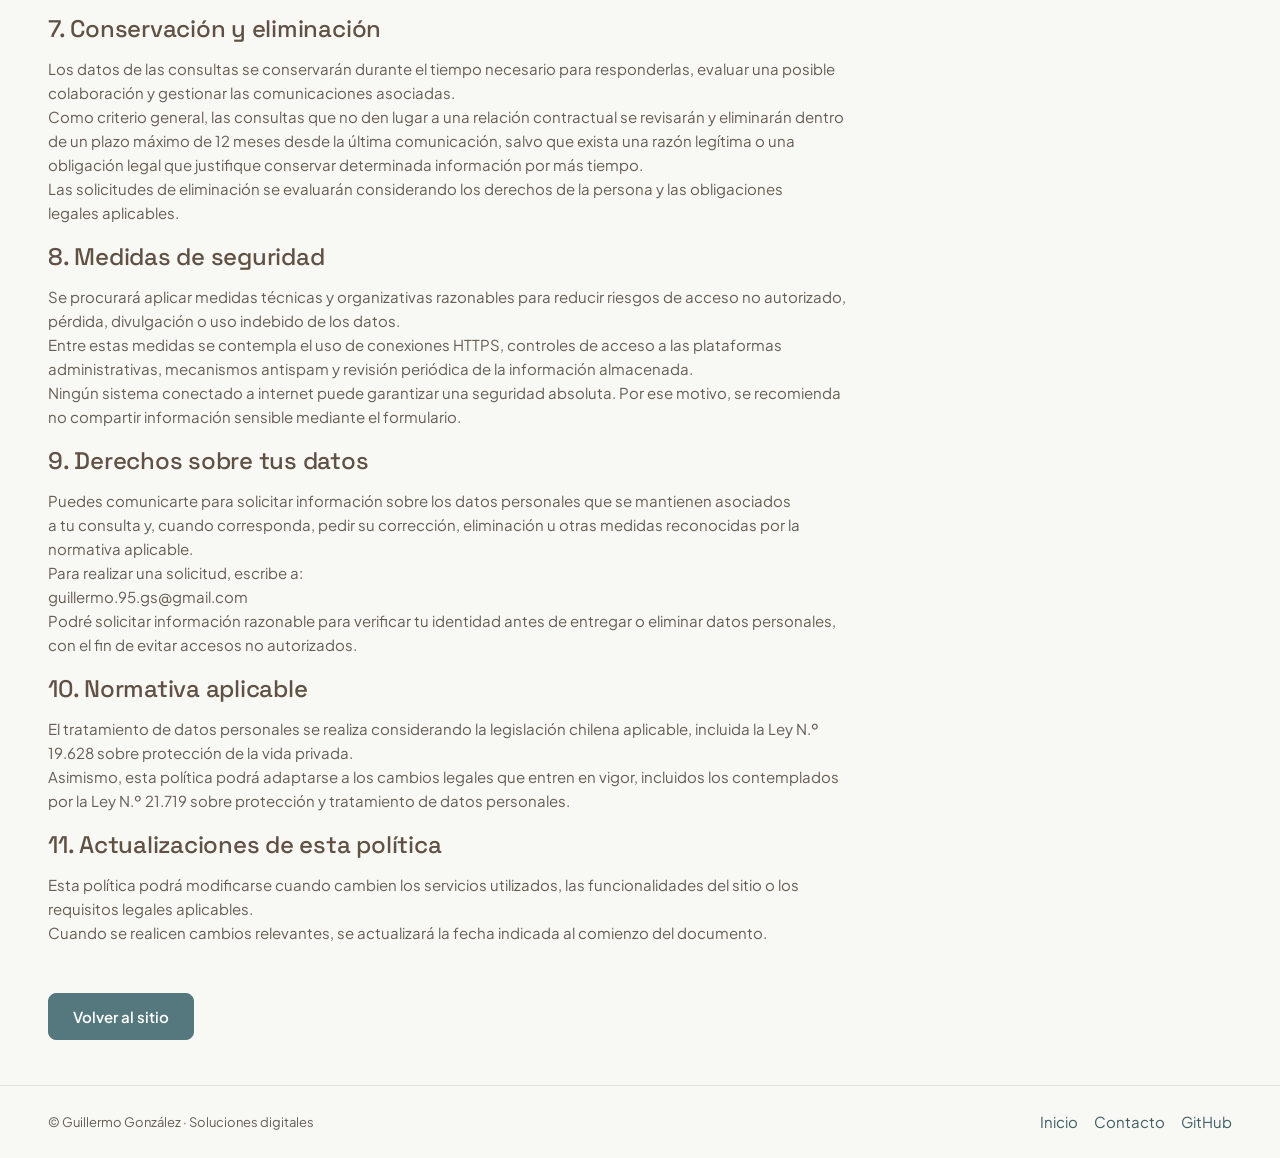
<file: privacidad.html>
<!DOCTYPE html>
<html lang="es-CL">
<head>
  <meta charset="UTF-8">
  <meta name="viewport" content="width=device-width, initial-scale=1">

  <title>Política de privacidad | Guillermo González</title>

  <meta
    name="description"
    content="Conoce cómo Guillermo González recopila, utiliza y protege los datos personales enviados mediante su sitio web."
  >

  <meta name="author" content="Guillermo González">
  <meta name="robots" content="index, follow">
  <meta name="theme-color" content="#F8F9F5">

  <link rel="preconnect" href="https://fonts.googleapis.com">
  <link rel="preconnect" href="https://fonts.gstatic.com" crossorigin>

  <link
    href="https://fonts.googleapis.com/css2?family=Plus+Jakarta+Sans:wght@400;500;600;700&family=Space+Grotesk:wght@500;600;700&display=swap"
    rel="stylesheet"
  >

  <link rel="stylesheet" href="./css/tokens.css">
  <link rel="stylesheet" href="./css/base.css">
  <link rel="stylesheet" href="./css/components.css">
  <link rel="stylesheet" href="./css/sections.css">
</head>

<body>

  <a class="sr-only" href="#contenido">
    Saltar al contenido principal
  </a>

  <!-- ENCABEZADO -->
  <header class="site-header">
    <div class="container header-inner">

      <a
        class="brand-logo"
        href="./index.html"
        aria-label="Guillermo González, volver al inicio"
      >
        <span>
          <strong class="headline-sm">Guillermo González</strong>
          <span class="body-sm">Desarrollo de soluciones digitales</span>
        </span>
      </a>

      <a class="btn btn-secondary" href="./index.html">
        Volver al inicio
      </a>

    </div>
  </header>

  <!-- CONTENIDO PRINCIPAL -->
  <main id="contenido">

    <section class="section-spacer" aria-labelledby="privacy-title">
      <div class="container">

        <header class="section-intro">
          <span class="label-md text-accent">
            Información y transparencia
          </span>

          <h1 id="privacy-title" class="headline-lg">
            Política de privacidad
          </h1>

          <p class="body-lg">
            En este documento explico qué información personal
            recopilo a través de este sitio, para qué la utilizo
            y cómo puedes solicitar información sobre su tratamiento.
          </p>

          <p class="body-sm">
            Última actualización: 25 de octubre de 2026.
          </p>
        </header>

        <div style="max-width: 800px;">

          <!-- 1. RESPONSABLE -->
          <section aria-labelledby="privacy-responsable">
            <h2
              id="privacy-responsable"
              class="headline-md card-title"
            >
              1. Responsable del tratamiento
            </h2>

            <p class="body-md">
              El responsable de los datos personales proporcionados
              mediante este sitio web es Guillermo González,
              profesional independiente establecido en Chile.
            </p>

            <p class="body-md">
              Para realizar consultas relacionadas con la privacidad
              o el tratamiento de tus datos, puedes escribir a:
            </p>

            <p class="body-md">
              <a href="mailto:guillermo.95.gs@gmail.com">
                guillermo.95.gs@gmail.com
              </a>
            </p>
          </section>

          <!-- 2. DATOS RECOPILADOS -->
          <section aria-labelledby="privacy-datos">
            <h2
              id="privacy-datos"
              class="headline-md card-title"
            >
              2. Qué datos se recopilan
            </h2>

            <p class="body-md">
              Cuando utilizas el formulario de contacto,
              puedes proporcionar los siguientes datos:
            </p>

            <ul class="body-md">
              <li>Nombre.</li>
              <li>Dirección de correo electrónico.</li>
              <li>Tipo de servicio que te interesa.</li>
              <li>Mensaje o descripción de tu consulta.</li>
            </ul>

            <p class="body-md">
              También puedes contactarme mediante correo electrónico
              o WhatsApp. En esos casos, podré recibir la información
              que compartas voluntariamente a través de dichos canales.
            </p>

            <p class="body-md">
              No solicito contraseñas, datos bancarios, documentos
              de identidad ni información personal sensible
              mediante el formulario.
            </p>

            <p class="body-md">
              Por favor, evita incluir información confidencial
              o datos personales de terceros en tus mensajes.
            </p>
          </section>

          <!-- 3. FINALIDAD -->
          <section aria-labelledby="privacy-finalidad">
            <h2
              id="privacy-finalidad"
              class="headline-md card-title"
            >
              3. Para qué se utilizan los datos
            </h2>

            <p class="body-md">
              Los datos proporcionados se utilizan para:
            </p>

            <ul class="body-md">
              <li>Recibir y responder consultas.</li>
              <li>Comprender las necesidades del proyecto planteado.</li>
              <li>Coordinar reuniones o conversaciones solicitadas.</li>
              <li>Preparar propuestas de servicios cuando corresponda.</li>
              <li>Dar seguimiento a comunicaciones relacionadas con la consulta.</li>
            </ul>

            <p class="body-md">
              No utilizaré la información del formulario para
              incorporarte automáticamente a listas de publicidad,
              enviar correos promocionales no solicitados
              ni comercializar tus datos personales.
            </p>
          </section>

          <!-- 4. FUNDAMENTO -->
          <section aria-labelledby="privacy-fundamento">
            <h2
              id="privacy-fundamento"
              class="headline-md card-title"
            >
              4. Fundamento del tratamiento
            </h2>

            <p class="body-md">
              El tratamiento de los datos se realiza para
              atender las consultas que decides enviar
              voluntariamente y, cuando corresponda,
              gestionar las comunicaciones necesarias
              para evaluar una posible prestación de servicios.
            </p>

            <p class="body-md">
              Cuando sea necesario tratar información adicional
              para una relación contractual, se informarán
              las condiciones aplicables.
            </p>
          </section>

          <!-- 5. PROVEEDOR -->
          <section aria-labelledby="privacy-netlify">
            <h2
              id="privacy-netlify"
              class="headline-md card-title"
            >
              5. Alojamiento y formularios
            </h2>

            <p class="body-md">
              Este sitio utiliza Netlify como plataforma de
              alojamiento web y Netlify Forms para recibir
              las consultas enviadas mediante el formulario.
            </p>

            <p class="body-md">
              Al enviar el formulario, los datos proporcionados
              son procesados por Netlify para gestionar
              la recepción de la solicitud, almacenarla
              y permitir su consulta desde el panel
              de administración correspondiente.
            </p>

            <p class="body-md">
              Netlify Forms utiliza mecanismos de detección
              de spam, entre ellos el servicio Akismet,
              y permite incorporar medidas adicionales
              para reducir envíos automatizados.
            </p>

            <p class="body-md">
              Las solicitudes pueden procesarse mediante
              infraestructura y proveedores ubicados fuera
              de Chile, de acuerdo con las condiciones
              aplicables de los servicios utilizados.
            </p>

            <p class="body-md">
              Puedes consultar información adicional en la
              <a
                href="https://www.netlify.com/privacy/"
                target="_blank"
                rel="noopener noreferrer"
              >
                declaración de privacidad de Netlify
              </a>.
            </p>
          </section>

          <!-- 6. TERCEROS -->
          <section aria-labelledby="privacy-terceros">
            <h2
              id="privacy-terceros"
              class="headline-md card-title"
            >
              6. Servicios externos y enlaces
            </h2>

            <p class="body-md">
              El sitio contiene enlaces a plataformas externas,
              como WhatsApp, GitHub y LinkedIn.
            </p>

            <p class="body-md">
              Al acceder a dichos servicios, el tratamiento
              de la información que compartas estará sujeto
              también a sus respectivas políticas
              de privacidad y condiciones de uso.
            </p>

            <p class="body-md">
              Este sitio utiliza Google Fonts para cargar
              tipografías. La solicitud de estos recursos
              puede implicar la comunicación de información
              técnica, como la dirección IP del dispositivo,
              al proveedor correspondiente.
            </p>
          </section>

          <!-- 7. CONSERVACIÓN -->
          <section aria-labelledby="privacy-conservacion">
            <h2
              id="privacy-conservacion"
              class="headline-md card-title"
            >
              7. Conservación y eliminación
            </h2>

            <p class="body-md">
              Los datos de las consultas se conservarán
              durante el tiempo necesario para responderlas,
              evaluar una posible colaboración y gestionar
              las comunicaciones asociadas.
            </p>

            <p class="body-md">
              Como criterio general, las consultas que
              no den lugar a una relación contractual
              se revisarán y eliminarán dentro de un plazo
              máximo de 12 meses desde la última comunicación,
              salvo que exista una razón legítima
              o una obligación legal que justifique
              conservar determinada información
              por más tiempo.
            </p>

            <p class="body-md">
              Las solicitudes de eliminación se evaluarán
              considerando los derechos de la persona
              y las obligaciones legales aplicables.
            </p>
          </section>

          <!-- 8. SEGURIDAD -->
          <section aria-labelledby="privacy-seguridad">
            <h2
              id="privacy-seguridad"
              class="headline-md card-title"
            >
              8. Medidas de seguridad
            </h2>

            <p class="body-md">
              Se procurará aplicar medidas técnicas
              y organizativas razonables para reducir
              riesgos de acceso no autorizado, pérdida,
              divulgación o uso indebido de los datos.
            </p>

            <p class="body-md">
              Entre estas medidas se contempla el uso
              de conexiones HTTPS, controles de acceso
              a las plataformas administrativas,
              mecanismos antispam y revisión periódica
              de la información almacenada.
            </p>

            <p class="body-md">
              Ningún sistema conectado a internet
              puede garantizar una seguridad absoluta.
              Por ese motivo, se recomienda no compartir
              información sensible mediante el formulario.
            </p>
          </section>

          <!-- 9. DERECHOS -->
          <section aria-labelledby="privacy-derechos">
            <h2
              id="privacy-derechos"
              class="headline-md card-title"
            >
              9. Derechos sobre tus datos
            </h2>

            <p class="body-md">
              Puedes comunicarte para solicitar información
              sobre los datos personales que se mantienen
              asociados a tu consulta y, cuando corresponda,
              pedir su corrección, eliminación u otras medidas
              reconocidas por la normativa aplicable.
            </p>

            <p class="body-md">
              Para realizar una solicitud, escribe a:
            </p>

            <p class="body-md">
              <a href="mailto:guillermo.95.gs@gmail.com">
                guillermo.95.gs@gmail.com
              </a>
            </p>

            <p class="body-md">
              Podré solicitar información razonable
              para verificar tu identidad antes de entregar
              o eliminar datos personales, con el fin
              de evitar accesos no autorizados.
            </p>
          </section>

          <!-- 10. LEGISLACIÓN -->
          <section aria-labelledby="privacy-legislacion">
            <h2
              id="privacy-legislacion"
              class="headline-md card-title"
            >
              10. Normativa aplicable
            </h2>

            <p class="body-md">
              El tratamiento de datos personales se realiza
              considerando la legislación chilena aplicable,
              incluida la Ley N.º 19.628 sobre protección
              de la vida privada.
            </p>

            <p class="body-md">
              Asimismo, esta política podrá adaptarse
              a los cambios legales que entren en vigor,
              incluidos los contemplados por la Ley N.º 21.719
              sobre protección y tratamiento de datos personales.
            </p>
          </section>

          <!-- 11. MODIFICACIONES -->
          <section aria-labelledby="privacy-cambios">
            <h2
              id="privacy-cambios"
              class="headline-md card-title"
            >
              11. Actualizaciones de esta política
            </h2>

            <p class="body-md">
              Esta política podrá modificarse cuando
              cambien los servicios utilizados,
              las funcionalidades del sitio o
              los requisitos legales aplicables.
            </p>

            <p class="body-md">
              Cuando se realicen cambios relevantes,
              se actualizará la fecha indicada
              al comienzo del documento.
            </p>
          </section>

          <!-- REGRESO -->
          <div style="margin-top: 3rem;">
            <a class="btn btn-primary" href="./index.html">
              Volver al sitio
            </a>
          </div>

        </div>
      </div>
    </section>

  </main>

  <!-- FOOTER -->
  <footer class="site-footer">
    <div class="container footer-inner">

      <p class="body-sm">
        © Guillermo González · Soluciones digitales
      </p>

      <nav class="footer-links" aria-label="Enlaces del pie de página">
        <a href="./index.html">Inicio</a>

        <a
          href="mailto:guillermo.95.gs@gmail.com"
        >
          Contacto
        </a>

        <a
          href="https://github.com/GuilleGsDev"
          target="_blank"
          rel="noopener noreferrer"
        >
          GitHub
        </a>
      </nav>

    </div>
  </footer>

</body>
</html>
</file>
<file: css/tokens.css>
/* ==========================================================
   GUILLERMO GONZÁLEZ — DESIGN SYSTEM
   Atelier | Calm Authority
   Archivo: css/tokens.css
   ========================================================== */

:root {
  /* 1. PALETA MINERAL Y ORGÁNICA */

  --color-lichen: #C6CCA5;
  --color-sage: #8AB8A8;
  --color-washed-teal: #6B9997;
  --color-slate-teal: #54787D;
  --color-espresso: #615145;

  /* 2. SUPERFICIES */

  --bg-base: #F8F9F5;
  --bg-surface: #FFFFFF;

  --bg-subtle: rgba(198, 204, 165, 0.22);
  --bg-active-tag: rgba(138, 184, 168, 0.25);

  /* Superficies de contraste.
     Se conservan por compatibilidad, pero no se utilizarán
     como fondo principal del formulario de contacto. */

  --bg-dark: #615145;
  --bg-dark-elevated: #524338;

  /* Nueva superficie para contacto */

  --bg-contact: #F8F9F5;
  --bg-contact-card: #FFFFFF;

  /* 3. JERARQUÍA DE TEXTO */

  --text-main: #615145;
  --text-heading-accent: #54787D;
  --text-muted: #665C53;

  --text-light: #F8F9F5;
  --text-light-muted: rgba(248, 249, 245, 0.85);

  /* 4. ACCIONES E INTERACCIONES */

  --action-primary: #54787D;
  --action-primary-hover: #405F64;
  --action-primary-text: #FFFFFF;

  --action-secondary: #FFFFFF;
  --action-secondary-hover: #EDF3EF;

  --link-color: #405F64;
  --link-hover: #304B50;

  /* 5. BORDES Y DIVISORES */

  --border-subtle: rgba(84, 120, 125, 0.16);
  --border-card: rgba(84, 120, 125, 0.12);
  --border-node: rgba(107, 153, 151, 0.25);
  --border-input: #849B9D;
  --border-divider: rgba(97, 81, 69, 0.14);

  /* Foco accesible */

  --focus-color: #304B50;
  --focus-ring: rgba(84, 120, 125, 0.35);

  /* 6. ESTADOS DE FORMULARIO */

  --state-success: #276749;
  --state-success-bg: #E9F5ED;

  --state-error: #A12635;
  --state-error-bg: #FCECEF;

  --state-warning: #825300;
  --state-warning-bg: #FFF4D6;

  /* 7. TIPOGRAFÍA */

  --font-display:
    "Space Grotesk",
    -apple-system,
    BlinkMacSystemFont,
    "Segoe UI",
    sans-serif;

  --font-body:
    "Plus Jakarta Sans",
    -apple-system,
    BlinkMacSystemFont,
    "Segoe UI",
    sans-serif;

  /* Display */

  --fs-display-lg: 2.25rem;
  --lh-display-lg: 2.75rem;
  --ls-display-lg: -0.02em;

  /* Títulos */

  --fs-headline-lg: 1.75rem;
  --lh-headline-lg: 2.25rem;
  --ls-headline-lg: -0.02em;

  --fs-headline-md: 1.35rem;
  --lh-headline-md: 1.85rem;
  --ls-headline-md: -0.01em;

  --fs-headline-sm: 1.15rem;
  --lh-headline-sm: 1.65rem;

  /* Párrafos */

  --fs-body-lg: 1.0625rem;
  --lh-body-lg: 1.65rem;

  --fs-body-md: 0.9375rem;
  --lh-body-md: 1.5rem;

  --fs-body-sm: 0.8125rem;
  --lh-body-sm: 1.25rem;

  /* Etiquetas */

  --fs-label-md: 0.8125rem;
  --ls-label-md: 0.04em;

  --fs-label-sm: 0.6875rem;
  --ls-label-sm: 0.06em;

  /* 8. ESPACIADO */

  --space-xs: 0.25rem;
  --space-sm: 0.5rem;
  --space-md: 1rem;
  --space-lg: 1.5rem;
  --space-xl: 2.5rem;
  --space-2xl: 4rem;
  --space-3xl: 6rem;

  /* 9. CONTENEDORES Y GRILLA */

  --page-margin: 1.25rem;
  --grid-gutter: 1rem;

  --container-max: 1360px;
  --container-reading: 800px;

  /* 10. RADIOS */

  --radius-sm: 0.25rem;
  --radius-md: 0.5rem;
  --radius-lg: 1rem;
  --radius-xl: 1.5rem;
  --radius-full: 9999px;

  /* 11. SOMBRAS */

  --shadow-level-1:
    0 1px 2px rgba(84, 120, 125, 0.05);

  --shadow-level-2:
    0 4px 16px -2px rgba(97, 81, 69, 0.06),
    0 1px 2px rgba(84, 120, 125, 0.08);

  --shadow-level-3:
    0 20px 38px -10px rgba(97, 81, 69, 0.18);

  /* 12. TRANSICIONES */

  --transition-fast: 150ms ease;
  --transition-normal: 250ms ease;
}

/* ==========================================================
   TABLET — desde 768px
   ========================================================== */

@media (min-width: 768px) {
  :root {
    --page-margin: 2rem;
    --grid-gutter: 1.25rem;

    --fs-display-lg: 2.85rem;
    --lh-display-lg: 3.35rem;

    --fs-headline-lg: 2rem;
    --lh-headline-lg: 2.5rem;

    --fs-headline-md: 1.5rem;
    --lh-headline-md: 2rem;

    --fs-headline-sm: 1.25rem;
    --lh-headline-sm: 1.75rem;

    --fs-body-lg: 1.125rem;
    --lh-body-lg: 1.75rem;
  }
}

/* ==========================================================
   DESKTOP — desde 1200px
   ========================================================== */

@media (min-width: 1200px) {
  :root {
    --page-margin: 3rem;
    --grid-gutter: 1.5rem;

    --fs-display-lg: 3.5rem;
    --lh-display-lg: 4rem;
    --ls-display-lg: -0.03em;
  }
}

/* ==========================================================
   ACCESIBILIDAD — Movimiento reducido
   ========================================================== */

@media (prefers-reduced-motion: reduce) {
  :root {
    --transition-fast: 0ms;
    --transition-normal: 0ms;
  }
}
</file>
<file: css/base.css>
/* ==========================================================
   GUILLERMO GONZÁLEZ — BASE
   Atelier | Calm Authority
   Reset, tipografía, contenedores y grilla responsive
   ========================================================== */


/* 1. RESET Y CONFIGURACIÓN GLOBAL
   ========================================================== */

*,
*::before,
*::after {
  box-sizing: border-box;
}

html {
  font-size: 16px;
  scroll-behavior: smooth;
  -webkit-text-size-adjust: 100%;
  text-size-adjust: 100%;
  scroll-padding-top: 5rem;
}

body {
  margin: 0;
  min-width: 320px;

  font-family: var(--font-body);
  font-size: var(--fs-body-md);
  line-height: var(--lh-body-md);

  color: var(--text-main);
  background-color: var(--bg-base);

  -webkit-font-smoothing: antialiased;
  -moz-osx-font-smoothing: grayscale;
}

::selection {
  background-color: var(--color-lichen);
  color: var(--text-main);
}

img,
picture,
video,
canvas,
svg {
  display: block;
  max-width: 100%;
}

img,
video {
  height: auto;
}

img {
  font-style: italic;
}

svg {
  flex-shrink: 0;
}

button,
input,
select,
textarea {
  font: inherit;
}

button,
input,
select,
textarea {
  color: inherit;
}

button {
  cursor: pointer;
}

button:disabled {
  cursor: not-allowed;
}

a {
  color: inherit;
  text-decoration: none;
  text-underline-offset: 0.2em;
}

a,
button {
  -webkit-tap-highlight-color: transparent;
}

p,
h1,
h2,
h3,
h4,
h5,
h6,
ul,
ol,
figure,
blockquote {
  margin: 0;
}

ul,
ol {
  padding: 0;
}

/* Mantener listas semánticas visibles por defecto.
   Las listas de navegación se estilizan por componente. */

ul,
ol {
  padding-inline-start: 1.5rem;
}

[hidden] {
  display: none !important;
}


/* 2. ACCESIBILIDAD GLOBAL
   ========================================================== */

/* Foco visible para navegación mediante teclado */

:where(
  a,
  button,
  input,
  select,
  textarea,
  summary,
  [tabindex]
):focus-visible {
  outline: 3px solid var(--focus-color);
  outline-offset: 3px;
}

/* No eliminar el foco cuando el navegador lo necesite */

:where(
  a,
  button,
  input,
  select,
  textarea,
  summary,
  [tabindex]
):focus:not(:focus-visible) {
  outline: none;
}

/* Evitar que enlaces y textos largos rompan el diseño */

p,
li,
a,
h1,
h2,
h3,
h4,
h5,
h6 {
  overflow-wrap: break-word;
}

:target {
  scroll-margin-top: 5rem;
}


/* 3. TIPOGRAFÍA
   ========================================================== */

h1,
h2,
h3,
h4,
h5,
h6,
.font-display {
  font-family: var(--font-display);
  color: var(--text-main);
}

h1,
h2,
h3,
h4,
h5,
h6 {
  text-wrap: balance;
}

p {
  text-wrap: pretty;
}

/* Display principal */

.display-lg {
  font-family: var(--font-display);
  font-size: var(--fs-display-lg);
  font-weight: 600;
  line-height: var(--lh-display-lg);
  letter-spacing: var(--ls-display-lg);
}

/* Título de sección */

.headline-lg {
  font-family: var(--font-display);
  font-size: var(--fs-headline-lg);
  font-weight: 600;
  line-height: var(--lh-headline-lg);
  letter-spacing: var(--ls-headline-lg);
}

/* Título de tarjeta destacado */

.headline-md {
  font-family: var(--font-display);
  font-size: var(--fs-headline-md);
  font-weight: 500;
  line-height: var(--lh-headline-md);
  letter-spacing: var(--ls-headline-md);
}

/* Título de elemento o subtítulo */

.headline-sm {
  font-family: var(--font-display);
  font-size: var(--fs-headline-sm);
  font-weight: 500;
  line-height: var(--lh-headline-sm);
}

/* Párrafos */

.body-lg {
  font-size: var(--fs-body-lg);
  line-height: var(--lh-body-lg);
  color: var(--text-muted);
}

.body-md {
  font-size: var(--fs-body-md);
  line-height: var(--lh-body-md);
  color: var(--text-muted);
}

.body-sm {
  font-size: var(--fs-body-sm);
  line-height: var(--lh-body-sm);
  color: var(--text-muted);
}

/* Etiquetas y textos técnicos */

.label-md {
  font-family: var(--font-display);
  font-size: var(--fs-label-md);
  font-weight: 600;
  line-height: 1.35;
  letter-spacing: var(--ls-label-md);
  text-transform: uppercase;
}

.label-sm {
  font-family: var(--font-display);
  font-size: var(--fs-label-sm);
  font-weight: 600;
  line-height: 1.4;
  letter-spacing: var(--ls-label-sm);
  text-transform: uppercase;
}

/* Colores tipográficos */

.text-accent {
  color: var(--text-heading-accent);
}

.text-muted {
  color: var(--text-muted);
}


/* 4. CONTENEDORES
   ========================================================== */

.container {
  width: 100%;
  max-width: var(--container-max);

  margin-inline: auto;
  padding-inline: var(--page-margin);
}

/* Para textos largos, políticas y artículos */

.container-reading {
  width: 100%;
  max-width: var(--container-reading);

  margin-inline: auto;
  padding-inline: var(--page-margin);
}


/* 5. GRILLA MOBILE-FIRST
   ========================================================== */

/*
   Móvil:     4 columnas
   Tablet:    8 columnas
   Escritorio: 12 columnas

   Las clases lg-span-* y md-span-* se aplican
   únicamente dentro de .grid-layout.
*/

.grid-layout {
  display: grid;
  grid-template-columns: repeat(4, minmax(0, 1fr));
  gap: var(--grid-gutter);
  align-items: stretch;
}

/* Móvil: ancho completo por defecto */

.grid-layout > * {
  grid-column: span 4;
  min-width: 0;
}

/* Tablet */

@media (min-width: 768px) {
  .grid-layout {
    grid-template-columns: repeat(8, minmax(0, 1fr));
  }

  .grid-layout > * {
    grid-column: span 8;
  }

  .grid-layout > .md-span-4 {
    grid-column: span 4;
  }

  .grid-layout > .md-span-8 {
    grid-column: span 8;
  }
}

/* Escritorio */

@media (min-width: 1200px) {
  .grid-layout {
    grid-template-columns: repeat(12, minmax(0, 1fr));
  }

  .grid-layout > * {
    grid-column: span 12;
  }

  .grid-layout > .lg-span-3 {
    grid-column: span 3;
  }

  .grid-layout > .lg-span-4 {
    grid-column: span 4;
  }

  .grid-layout > .lg-span-5 {
    grid-column: span 5;
  }

  .grid-layout > .lg-span-6 {
    grid-column: span 6;
  }

  .grid-layout > .lg-span-7 {
    grid-column: span 7;
  }

  .grid-layout > .lg-span-8 {
    grid-column: span 8;
  }

  .grid-layout > .lg-span-9 {
    grid-column: span 9;
  }

  .grid-layout > .lg-span-12 {
    grid-column: span 12;
  }
}


/* 6. ESPACIADO DE SECCIONES
   ========================================================== */

.section-spacer {
  padding-block: var(--space-2xl);
  border-top: 1px solid var(--border-divider);
}

@media (min-width: 768px) {
  .section-spacer {
    padding-block: var(--space-3xl);
  }
}


/* 7. UTILIDADES BÁSICAS
   ========================================================== */

.text-center {
  text-align: center;
}

.text-left {
  text-align: left;
}

.sr-only {
  position: absolute;
  width: 1px;
  height: 1px;
  padding: 0;
  margin: -1px;
  overflow: hidden;
  clip-path: inset(50%);
  white-space: nowrap;
  border: 0;
}


/* 8. MOVIMIENTO REDUCIDO
   ========================================================== */

@media (prefers-reduced-motion: reduce) {
  html {
    scroll-behavior: auto;
  }
}
</file>
<file: css/components.css>
/* ==========================================================
   GUILLERMO GONZÁLEZ | COMPONENTS
   Atelier — Calm Authority

   Componentes reutilizables del sitio.
   Mobile-first, accesibles y sin dependencias externas.

   Orden de carga:
   1. tokens.css
   2. base.css
   3. components.css
   4. sections.css
   ========================================================== */


/* ==========================================================
   1. BOTONES
   ========================================================== */

.btn {
  display: inline-flex;
  align-items: center;
  justify-content: center;
  gap: 0.5rem;

  min-height: 44px;
  max-width: 100%;
  padding: 0.75rem 1.5rem;

  border: 1.5px solid transparent;
  border-radius: var(--radius-md);

  font-family: var(--font-body);
  font-size: var(--fs-body-md);
  font-weight: 600;
  line-height: 1.4;
  text-align: center;
  text-decoration: none;

  cursor: pointer;

  transition:
    background-color var(--transition-fast),
    border-color var(--transition-fast),
    color var(--transition-fast),
    box-shadow var(--transition-fast);
}

.btn:hover {
  text-decoration: none;
}

.btn:focus-visible {
  outline: 3px solid var(--focus-color);
  outline-offset: 3px;
}

.btn:disabled,
.btn[aria-disabled="true"] {
  opacity: 0.55;
  cursor: not-allowed;
}

/* Botón principal */

.btn-primary {
  background: var(--action-primary);
  border-color: var(--action-primary);
  color: var(--action-primary-text);
}

.btn-primary:hover:not(:disabled) {
  background: var(--action-primary-hover);
  border-color: var(--action-primary-hover);
  color: #FFFFFF;
}

/* Botón secundario */

.btn-secondary {
  background: transparent;
  border-color: var(--action-primary);
  color: var(--link-color);
}

.btn-secondary:hover:not(:disabled) {
  background: var(--action-secondary-hover);
  border-color: var(--action-primary-hover);
  color: var(--link-hover);
}

/* Botón oscuro */

.btn-dark {
  background: var(--bg-dark);
  border-color: var(--bg-dark);
  color: var(--text-light);
}

.btn-dark:hover:not(:disabled) {
  background: var(--bg-dark-elevated);
  border-color: var(--bg-dark-elevated);
  color: var(--text-light);
}

/* Botón de ancho completo */

.btn-block {
  width: 100%;
}

/* Botones con iconos SVG inline */

.icon-button {
  display: inline-flex;
  align-items: center;
  justify-content: center;
  gap: 0.65rem;
}

.icon-button svg {
  display: block;
  width: 19px;
  height: 19px;
  flex: 0 0 19px;
}


/* ==========================================================
   2. BADGES Y ETIQUETAS
   ========================================================== */

.badge {
  display: inline-flex;
  align-items: center;
  justify-content: center;
  gap: 0.25rem;

  max-width: 100%;
  padding: 0.35rem 0.75rem;

  border: 1px solid transparent;
  border-radius: var(--radius-full);

  font-family: var(--font-display);
  font-size: var(--fs-label-sm);
  font-weight: 600;
  line-height: 1.4;
  letter-spacing: var(--ls-label-sm);
  text-align: center;
  text-transform: uppercase;
  overflow-wrap: anywhere;
}

.badge-active {
  background: var(--bg-active-tag);
  border-color: var(--border-node);
  color: var(--link-hover);
}

.badge-lichen {
  background: var(--color-lichen);
  color: var(--text-main);
}

.badge-neutral {
  background: var(--bg-subtle);
  border-color: var(--border-subtle);
  color: var(--text-main);
}


/* ==========================================================
   3. TARJETAS GENERALES
   ========================================================== */

.card {
  min-width: 0;
  padding: var(--space-lg);

  background: var(--bg-surface);
  border: 1px solid var(--border-card);
  border-radius: var(--radius-lg);
  box-shadow: var(--shadow-level-1);

  transition:
    border-color var(--transition-normal),
    box-shadow var(--transition-normal);
}

.card:hover {
  border-color: var(--border-subtle);
  box-shadow: var(--shadow-level-2);
}

.card-static:hover {
  box-shadow: var(--shadow-level-1);
}

.card-soft {
  background: var(--bg-subtle);
  border-color: var(--border-node);
}


/* ==========================================================
   4. TARJETAS DE NODO
   Utilizadas en el hero de presentación.
   ========================================================== */

.node-card {
  display: flex;
  flex-direction: column;
  min-width: 0;
  overflow: hidden;

  background: var(--bg-surface);
  border: 1px solid var(--border-node);
  border-radius: var(--radius-lg);
  box-shadow: var(--shadow-level-1);
}

.node-card-header {
  display: flex;
  align-items: center;
  justify-content: space-between;
  flex-wrap: wrap;
  gap: var(--space-sm);

  padding: var(--space-md) var(--space-lg);

  background: var(--bg-subtle);
  border-bottom: 1px solid var(--border-node);
}

.node-card-body {
  flex: 1;
  min-width: 0;
  padding: var(--space-lg);
}

.node-card-footer {
  padding: var(--space-md) var(--space-lg);

  background: var(--bg-base);
  border-top: 1px solid var(--border-divider);
}


/* ==========================================================
   5. GRUPOS DE ACCIONES Y ELEMENTOS COMPARTIDOS
   ========================================================== */

.hero-actions,
.profile-actions,
.contact-actions {
  display: flex;
  align-items: center;
  flex-wrap: wrap;
  gap: 0.75rem;
}

.hero-actions {
  margin-top: 1.75rem;
}

.profile-actions,
.contact-actions {
  margin-top: 1.5rem;
}

.section-intro {
  margin-bottom: 2rem;
}

.section-intro h2 {
  margin-block: 0.5rem 0.75rem;
}

.section-intro p {
  max-width: 730px;
}

.card-title {
  margin-block: 1rem 0.75rem;
}

.card-detail {
  margin-top: 0.75rem;
}

.card-action {
  margin-top: 1.5rem;
}

.hero-title {
  margin-block: 1.25rem;
}

.hero-mockup-header {
  display: flex;
  align-items: center;
  justify-content: space-between;
  flex-wrap: wrap;
  gap: 0.75rem;
  margin-bottom: 1.25rem;
}

.hero-node + .hero-node {
  margin-top: 0.75rem;
}

.hero-node h2 {
  margin-block: 0.4rem;
}

.hero-mockup-note {
  margin-top: 1rem;
}

.profile-tags {
  display: flex;
  flex-wrap: wrap;
  gap: 0.5rem;
  margin-top: 1.5rem;
}

.profile-paragraph + .profile-paragraph {
  margin-top: 1rem;
}

.process-list {
  padding: 0;
  list-style: none;
}

.contact-direct {
  margin-top: 2rem;
}

.footer-inner,
.footer-links {
  display: flex;
  align-items: center;
  flex-wrap: wrap;
  gap: 1rem;
}

.footer-inner {
  justify-content: space-between;
}


/* ==========================================================
   6. VISTAS DE SOLUCIONES
   Imágenes WebP de gestión, automatización y ecommerce.
   ========================================================== */

/* Contenedor general de la tarjeta */

.mockup-card {
  display: flex;
  flex-direction: column;
  gap: 1rem;
  height: 100%;
  min-width: 0;
}

/* Encabezado de cada solución */

.solution-content {
  min-width: 0;
}

.solution-content h3 {
  overflow-wrap: break-word;
}

/* Marco de la imagen */

.solution-preview {
  display: block;
  width: 100%;
  min-width: 0;
  margin: 0;
  overflow: hidden;

  background: var(--bg-subtle);
  border: 1px solid var(--border-node);
  border-radius: var(--radius-md);
}

/* Enlace que permite ampliar el mockup */

.solution-preview-link {
  display: block;
  width: 100%;
  color: inherit;
  cursor: zoom-in;
  text-decoration: none;
}

.solution-preview-link:focus-visible {
  outline: 3px solid var(--focus-color);
  outline-offset: -3px;
}

/* Imagen completa y proporcional */

.solution-preview-image {
  display: block;
  width: 100%;
  height: auto;
  max-width: 100%;
  object-fit: contain;

  background: var(--bg-surface);

  transition: transform var(--transition-normal);
}

/* Efecto sutil en dispositivos con mouse */

@media (hover: hover) {
  .solution-preview-link:hover .solution-preview-image {
    transform: scale(1.025);
  }
}

/* Texto debajo de la imagen */

.solution-caption {
  margin-top: auto;
  padding-top: 0.25rem;

  color: var(--text-muted);
  font-size: var(--fs-body-sm);
  line-height: 1.6;
}


/* ==========================================================
   7. PORTAFOLIO
   ========================================================== */

.project-summary {
  max-width: 65ch;
}

.project-tech {
  margin-top: 0.85rem;
  color: var(--text-muted);
  font-size: var(--fs-body-sm);
  line-height: 1.5;
}


/* ==========================================================
   8. FORMULARIOS
   ========================================================== */

.form-group {
  min-width: 0;
  margin-bottom: var(--space-lg);
}

.form-label {
  display: block;
  margin-bottom: var(--space-sm);

  color: var(--text-main);
  font-family: var(--font-display);
  font-size: var(--fs-label-md);
  font-weight: 600;
  line-height: 1.4;
  letter-spacing: var(--ls-label-md);
  text-transform: uppercase;
}

/* Campos */

.form-input,
.form-select,
.form-textarea {
  display: block;
  width: 100%;
  min-height: 46px;
  padding: 0.75rem 1rem;

  background: var(--bg-surface);
  border: 1px solid var(--border-input);
  border-radius: var(--radius-md);
  color: var(--text-main);

  font-family: var(--font-body);
  font-size: 1rem;
  line-height: 1.5;

  transition:
    border-color var(--transition-fast),
    box-shadow var(--transition-fast);
}

.form-input::placeholder,
.form-textarea::placeholder {
  color: var(--text-muted);
  opacity: 0.9;
}

.form-input:hover:not(:disabled),
.form-select:hover:not(:disabled),
.form-textarea:hover:not(:disabled) {
  border-color: var(--action-primary);
}

.form-input:focus-visible,
.form-select:focus-visible,
.form-textarea:focus-visible {
  outline: 2px solid var(--focus-color);
  outline-offset: 2px;
  border-color: var(--action-primary);
  box-shadow: 0 0 0 3px var(--focus-ring);
}

.form-textarea {
  min-height: 140px;
  resize: vertical;
}

.form-select {
  cursor: pointer;
}

/* Estados deshabilitados */

.form-input:disabled,
.form-select:disabled,
.form-textarea:disabled {
  background: var(--bg-base);
  opacity: 0.65;
  cursor: not-allowed;
}

/* Validación */

.form-input[aria-invalid="true"],
.form-select[aria-invalid="true"],
.form-textarea[aria-invalid="true"] {
  border-color: var(--state-error);
}

.form-error {
  margin-top: var(--space-xs);
  color: var(--state-error);
  font-size: var(--fs-body-sm);
}

/* Textos auxiliares */

.form-help,
.form-privacy {
  color: var(--text-muted);
  font-size: var(--fs-body-sm);
  line-height: 1.6;
}

.form-help {
  margin-top: var(--space-xs);
}

.form-privacy {
  margin-top: var(--space-md);
}

.form-privacy a {
  color: var(--link-color);
  text-decoration: underline;
  text-underline-offset: 3px;
}

.form-privacy a:hover {
  color: var(--link-hover);
}

/* Mensajes del futuro backend */

.form-status {
  padding: var(--space-md);
  border: 1px solid var(--border-subtle);
  border-radius: var(--radius-md);

  font-size: var(--fs-body-sm);
  line-height: 1.6;
}

.form-status[hidden] {
  display: none;
}

.form-status--success {
  background: var(--state-success-bg);
  border-color: var(--state-success);
  color: var(--state-success);
}

.form-status--error {
  background: var(--state-error-bg);
  border-color: var(--state-error);
  color: var(--state-error);
}

/* Estructura del formulario de contacto */

.contact-form-title {
  margin-bottom: 1.5rem;
}

.contact-submit {
  margin-top: 1.5rem;
}


/* ==========================================================
   9. RESPONSIVE
   ========================================================== */

/* En móviles pequeños, botones principales en columna. */

@media (max-width: 480px) {
  .hero-actions .btn,
  .contact-actions .btn {
    width: 100%;
  }
}

/* Evitar desbordamiento de etiquetas y títulos muy largos. */

@media (max-width: 359px) {
  .badge {
    font-size: 0.65rem;
  }

  .hero-actions,
  .profile-actions,
  .contact-actions {
    align-items: stretch;
  }

  .profile-actions .btn {
    width: 100%;
  }
}


/* ==========================================================
   10. ACCESIBILIDAD
   ========================================================== */

@media (prefers-reduced-motion: reduce) {
  .btn,
  .card,
  .form-input,
  .form-select,
  .form-textarea,
  .solution-preview-image {
    transition: none;
  }

  .solution-preview-link:hover .solution-preview-image {
    transform: none;
  }
}
</file>
<file: css/sections.css>
/* ==========================================================
   GUILLERMO GONZÁLEZ | SECTIONS
   Atelier — Calm Authority
   Layout mobile-first y secciones del sitio
   ========================================================== */


/* 1. NAVEGACIÓN
   ========================================================== */

.site-header {
  position: sticky;
  top: 0;
  z-index: 100;
  background: rgba(248, 249, 245, 0.97);
  border-bottom: 1px solid var(--border-divider);
  -webkit-backdrop-filter: blur(12px);
  backdrop-filter: blur(12px);
}

.header-inner {
  display: flex;
  align-items: center;
  justify-content: space-between;
  flex-wrap: wrap;
  gap: 0.75rem;
  width: 100%;
  padding-block: 0.75rem;
}

.brand-logo {
  display: inline-flex;
  align-items: center;
  min-width: 0;
  text-decoration: none;
}

.brand-logo > span {
  display: flex;
  flex-direction: column;
  gap: 0.15rem;
  min-width: 0;
}

.brand-logo .body-sm {
  color: var(--text-muted);
}

.brand-icon {
  display: none;
}

.nav-links {
  display: flex;
  align-items: center;
  flex-wrap: wrap;
  gap: 0.25rem 0.875rem;
  width: 100%;
  font-size: var(--fs-body-sm);
  font-weight: 500;
}

.nav-links a {
  display: inline-flex;
  align-items: center;
  min-height: 44px;
  padding-block: 0.35rem;
  color: var(--text-muted);
  text-decoration: none;
  transition: color var(--transition-fast);
}

.nav-links a:hover,
.nav-links a:focus-visible {
  color: var(--link-hover);
}

.site-header .btn {
  flex-shrink: 0;
  min-height: 44px;
  padding: 0.625rem 1rem;
  font-size: var(--fs-body-sm);
}

@media (max-width: 767px) {
  .brand-logo {
    flex: 1;
  }

  .nav-links {
    order: 3;
    width: 100%;
    padding-top: 0.25rem;
    border-top: 1px solid var(--border-divider);
  }

  .site-header .btn {
    order: 2;
  }
}

@media (min-width: 768px) {
  .header-inner {
    column-gap: 1.25rem;
  }

  .nav-links {
    width: auto;
    margin-left: auto;
    column-gap: 1rem;
  }
}

@media (min-width: 1100px) {
  .header-inner {
    flex-wrap: nowrap;
    justify-content: flex-start;
  }

  .brand-logo {
    flex: 0 0 auto;
    margin-right: auto;
  }

  .nav-links {
    flex: 0 1 auto;
    margin-left: 0;
    gap: 1.25rem;
  }

  .site-header .btn {
    margin-left: 0.25rem;
  }
}


/* 2. ANCLAS Y SECCIONES
   ========================================================== */

html {
  --header-offset: 140px;
  scroll-padding-top: var(--header-offset);
}

main section[id] {
  scroll-margin-top: 0;
}

.hero-section,
.section-spacer,
.contact-section {
  position: relative;
  width: 100%;
  min-width: 0;
  min-height: auto;
}

@media (min-width: 768px) {
  html {
    --header-offset: 100px;
  }
}

@media (min-width: 1100px) {
  html {
    --header-offset: 76px;
  }
}


/* 3. PORTADA
   ========================================================== */

.hero-section {
  padding-block: var(--space-xl) var(--space-2xl);
  background: var(--bg-base);
}

.hero-section .grid-layout {
  align-items: center;
}

.hero-section h1,
.hero-section p {
  max-width: 100%;
}

.hero-section .body-lg {
  max-width: 650px;
}

.hero-mockup {
  min-width: 0;
  padding: var(--space-md);
  background: var(--bg-surface);
  border: 1px solid var(--border-subtle);
  border-radius: var(--radius-xl);
  box-shadow: var(--shadow-level-2);
}

@media (min-width: 768px) {
  .hero-mockup {
    padding: var(--space-lg);
  }
}

@media (min-width: 1200px) {
  .hero-section .grid-layout {
    column-gap: clamp(1.5rem, 3vw, 3rem);
  }
}


/* 4. SERVICIOS
   ========================================================== */

#servicios {
  background: var(--bg-base);
}

#servicios .grid-layout {
  align-items: stretch;
}

#servicios .card {
  display: flex;
  flex-direction: column;
  min-width: 0;
  height: 100%;
}

#servicios .card > .badge {
  align-self: flex-start;
}

#servicios .card > p {
  margin-bottom: var(--space-md);
}

#servicios .card ul {
  margin: 0 0 1.5rem;
  padding-left: 1.2rem;
}

#servicios .card ul li + li {
  margin-top: 0.35rem;
}

#servicios .card > .btn {
  align-self: flex-start;
  width: max-content;
  max-width: 100%;
  min-width: 0;
  margin-top: auto;
  padding: 0.75rem 1.5rem;
  white-space: nowrap;
  text-align: left;
}


/* 5. SOLUCIONES POSIBLES — IMÁGENES
   ========================================================== */

#sistemas {
  background: var(--bg-base);
}

#sistemas .grid-layout {
  align-items: stretch;
}

/* La tarjeta utiliza el espacio completo de su columna. */

#sistemas .mockup-card {
  display: flex;
  flex-direction: column;
  gap: 1rem;
  min-width: 0;
  height: 100%;
  padding: 1rem;
}

/* Título y descripción */

#sistemas .solution-content {
  min-width: 0;
}

#sistemas .solution-content .card-title {
  margin: 0 0 0.5rem;
}

#sistemas .solution-content .body-md {
  color: var(--text-muted);
  line-height: 1.6;
}

/* Marco visual de la imagen */

#sistemas .solution-preview {
  width: 100%;
  min-width: 0;
  margin: 0;
  overflow: hidden;
  background: var(--bg-subtle);
  border: 1px solid var(--border-node);
  border-radius: var(--radius-md);
}

/* Enlace para abrir la imagen completa */

#sistemas .solution-preview-link {
  display: block;
  width: 100%;
  cursor: zoom-in;
  text-decoration: none;
}

#sistemas .solution-preview-link:focus-visible {
  outline: 3px solid var(--focus-color);
  outline-offset: -3px;
}

/* Imagen completa, sin cortes ni distorsiones */

#sistemas .solution-preview-image {
  display: block;
  width: 100%;
  height: auto;
  object-fit: contain;
  background: var(--bg-surface);
  transition: transform var(--transition-normal);
}

@media (hover: hover) {
  #sistemas .solution-preview-link:hover .solution-preview-image {
    transform: scale(1.025);
  }
}

/* Explicación inferior */

#sistemas .solution-caption {
  margin-top: auto;
  padding-top: 0.25rem;
  color: var(--text-muted);
  line-height: 1.6;
}

/* Tablet: dos tarjetas por fila; tercera ocupa toda la fila. */

@media (min-width: 768px) and (max-width: 1199px) {
  #sistemas .mockup-card {
    grid-column: span 4;
    padding: 1.25rem;
  }

  #sistemas .mockup-card:last-child {
    grid-column: span 8;
  }
}

/* Escritorio: tres tarjetas por fila. */

@media (min-width: 1200px) {
  #sistemas .mockup-card {
    grid-column: span 4;
    padding: 1rem;
  }

  #sistemas .solution-content {
    min-height: 125px;
  }

  #sistemas .solution-preview {
    margin-top: 0;
  }
}

/* Escritorio ancho: dar algo más de espacio interior. */

@media (min-width: 1440px) {
  #sistemas .mockup-card {
    padding: 1.2rem;
  }
}


/* 6. PORTAFOLIO
   ========================================================== */

#proyectos {
  background: var(--bg-base);
}

#proyectos .grid-layout {
  align-items: stretch;
}

#proyectos .card {
  display: flex;
  flex-direction: column;
  min-width: 0;
  height: 100%;
}

#proyectos .card > .badge {
  align-self: flex-start;
}

#proyectos .project-summary {
  margin-bottom: 0.25rem;
}

#proyectos .project-tech {
  margin-top: auto;
  padding-top: 1rem;
}

#proyectos .card > .btn {
  align-self: flex-start;
  margin-top: 1.25rem;
}

@media (min-width: 768px) and (max-width: 1199px) {
  #proyectos .card {
    grid-column: span 4;
  }

  #proyectos .card:last-child {
    grid-column: span 8;
  }
}


/* 7. SOBRE MÍ
   ========================================================== */

#sobre-mi {
  background: var(--bg-base);
}

#sobre-mi .card {
  height: 100%;
}

#sobre-mi .body-md,
#sobre-mi .body-lg {
  max-width: 72ch;
}

#sobre-mi .profile-actions {
  margin-top: 1.5rem;
}


/* 8. PROCESO
   ========================================================== */

#proceso {
  background: var(--bg-base);
}

.process-step {
  display: flex;
  align-items: flex-start;
  gap: var(--space-md);
  padding-block: var(--space-lg);
  border-bottom: 1px solid var(--border-divider);
}

.process-step:first-child {
  padding-top: 0;
}

.process-step:last-child {
  padding-bottom: 0;
  border-bottom: none;
}

.process-step > * {
  min-width: 0;
}

.process-step > .label-md {
  flex: 0 0 auto;
  min-width: 2rem;
  color: var(--text-heading-accent);
}

.process-step h3 {
  margin-bottom: 0.4rem;
}

@media (min-width: 768px) {
  .process-step {
    gap: var(--space-lg);
  }
}

@media (min-width: 1200px) {
  #proceso .grid-layout {
    column-gap: clamp(1.5rem, 3vw, 3rem);
  }
}


/* 9. CONTACTO
   ========================================================== */

.contact-section {
  padding-block: var(--space-2xl);
  color: var(--text-main);
  background: var(--bg-contact);
  border-top: 1px solid var(--border-divider);
}

.contact-section .grid-layout {
  align-items: start;
}

.contact-section h2,
.contact-section h3 {
  color: var(--text-main);
}

.contact-section p {
  color: var(--text-muted);
}

.contact-section .label-md {
  color: var(--text-heading-accent);
}

.contact-section a:not(.btn) {
  color: var(--link-color);
  overflow-wrap: anywhere;
}

.contact-section a:not(.btn):hover {
  color: var(--link-hover);
}

.contact-section form.card {
  min-width: 0;
  padding: clamp(1.25rem, 3vw, 2rem);
  background: var(--bg-contact-card);
  border: 1px solid var(--border-card);
  border-radius: var(--radius-lg);
  box-shadow: var(--shadow-level-2);
}

.contact-section .form-label {
  color: var(--text-main);
}

.contact-section .form-input,
.contact-section .form-select,
.contact-section .form-textarea {
  background: var(--bg-surface);
  color: var(--text-main);
  border-color: var(--border-input);
}

.contact-section .form-privacy {
  color: var(--text-muted);
}

.contact-section .form-privacy a {
  color: var(--link-color);
  text-decoration: underline;
}

.contact-section .form-status--success {
  color: var(--state-success);
}

.contact-section .form-status--error {
  color: var(--state-error);
}

.contact-section .btn-primary {
  background: var(--action-primary);
  color: var(--action-primary-text);
}

.contact-section .btn-primary:hover:not(:disabled) {
  background: var(--action-primary-hover);
}

.contact-section .btn-secondary {
  background: var(--bg-surface);
  color: var(--link-color);
}


/* 10. FOOTER
   ========================================================== */

.site-footer {
  padding-block: var(--space-lg);
  color: var(--text-main);
  background: var(--bg-base);
  border-top: 1px solid var(--border-divider);
}

.site-footer a {
  color: var(--link-color);
}

.site-footer a:hover {
  color: var(--link-hover);
}


/* 11. ALTURA DE SECCIONES EN ESCRITORIO
   ========================================================== */

/* En móvil las secciones crecen de forma natural. */

.hero-section,
.section-spacer,
.contact-section {
  min-height: auto;
}

/* En escritorio, altura mínima sin recortar contenido. */

@media (min-width: 1100px) {
  .hero-section,
  .section-spacer,
  .contact-section {
    display: flex;
    flex-direction: column;
    justify-content: center;
    min-height: calc(100svh - var(--header-offset));
    padding-block: clamp(2.5rem, 5vh, 4rem);
  }

  #servicios,
  #sistemas,
  #proyectos,
  #proceso,
  #contacto {
    justify-content: flex-start;
  }
}

@media (min-width: 1100px) and (max-height: 750px) {
  .hero-section,
  .section-spacer,
  .contact-section {
    justify-content: flex-start;
  }
}


/* 12. AJUSTES RESPONSIVE
   ========================================================== */

@media (max-width: 767px) {
  .contact-section form.card {
    margin-top: var(--space-md);
  }

  .contact-section .btn-block {
    width: 100%;
  }
}

@media (max-width: 480px) {
  #sistemas .mockup-card {
    padding: 1rem;
  }

  #sistemas .solution-content .card-title {
    margin-bottom: 0.5rem;
  }

  #proyectos .card > .btn {
    width: 100%;
  }
}


/* 13. ACCESIBILIDAD
   ========================================================== */

@media (prefers-reduced-motion: reduce) {
  .nav-links a,
  #sistemas .solution-preview-image {
    transition: none;
  }
}

/* Navegación compacta móvil */
.menu-toggle,
.nav-contact-link {
  display: none;
}

@media (max-width: 767px) {
  html {
    --header-offset: 88px;
  }

  .site-header .header-inner {
    position: relative;
    flex-wrap: nowrap;
    gap: 0.75rem;
    padding-block: 0.8rem;
  }

  .site-header .brand-logo {
    flex: 1 1 auto;
    min-width: 0;
  }

  .site-header .brand-logo .headline-sm {
    font-size: clamp(1rem, 4.3vw, 1.2rem);
  }

  .site-header .brand-logo .body-sm {
    font-size: 0.75rem;
  }

  .site-header .header-inner > .btn {
    display: none;
  }

  .menu-toggle {
    display: inline-flex;
    align-items: center;
    justify-content: center;
    flex: 0 0 44px;
    width: 44px;
    height: 44px;
    color: var(--text-main);
    background: var(--bg-surface);
    border: 1px solid var(--border-subtle);
    border-radius: var(--radius-md);
    cursor: pointer;
  }

  .menu-toggle:focus-visible {
    outline: 3px solid var(--focus-color);
    outline-offset: 3px;
  }

  .site-header .nav-links {
    display: none;
    position: absolute;
    top: 100%;
    left: 0;
    right: 0;
    z-index: 110;
    order: initial;
    flex-direction: column;
    align-items: stretch;
    flex-wrap: nowrap;
    gap: 0;
    width: 100%;
    margin: 0;
    padding: 0.5rem 1rem 1rem;
    background: var(--bg-base);
    border: 1px solid var(--border-subtle);
    border-radius: 0 0 var(--radius-lg) var(--radius-lg);
    box-shadow: var(--shadow-level-2);
  }

  .site-header .nav-links.is-open {
    display: flex;
  }

  .site-header .nav-links a {
    display: flex;
    min-height: 48px;
    align-items: center;
    padding: 0.7rem 0.5rem;
  }

  .site-header .nav-links .nav-contact-link {
    display: flex;
    color: var(--link-color);
    font-weight: 700;
  }
}
</file>
